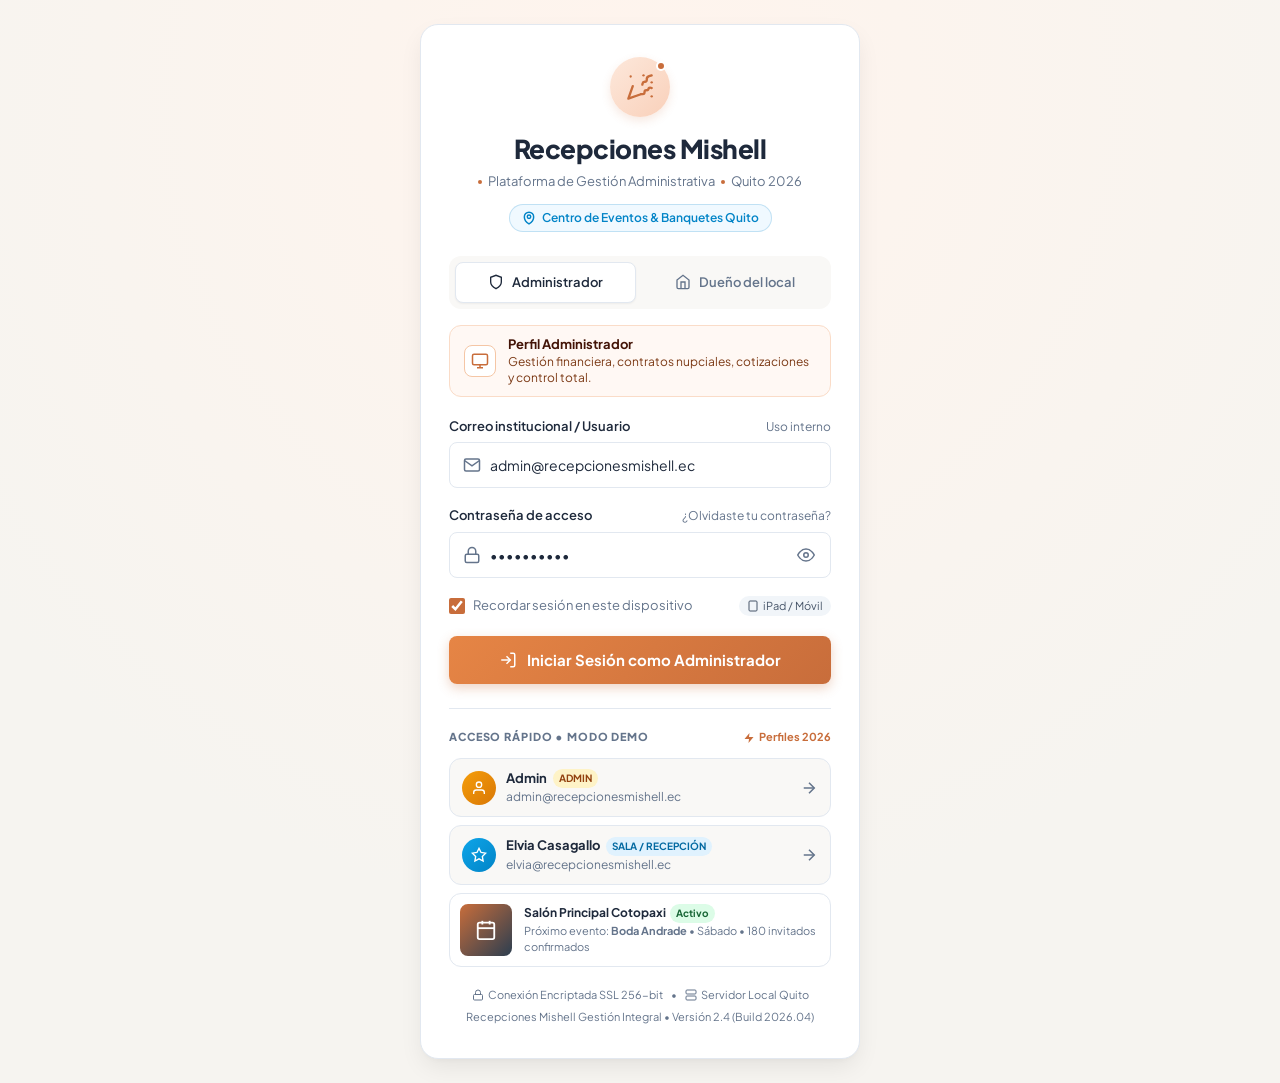
<file: index.html>
<!DOCTYPE html>
<html lang="es">
<head>
  <meta charset="UTF-8">
  <meta name="viewport" content="width=device-width, initial-scale=1.0">
  <title>Panel Administrativo • Recepciones Mishell</title>
  <meta name="description" content="Plataforma de gestión administrativa, cotizaciones, reservas y análisis de datos para Recepciones Mishell en Quito.">
  
  <!-- Estilos Globales -->
  <link rel="stylesheet" href="assets/css/estilos.css?v=20261111_7">
  <link rel="icon" type="image/svg+xml" href="data:image/svg+xml,<svg xmlns='http://www.w3.org/2000/svg' viewBox='0 0 24 24' fill='%23C86D3B'><path d='M12 2l2.4 7.4h7.6l-6.2 4.5 2.4 7.4-6.2-4.5-6.2 4.5 2.4-7.4-6.2-4.5h7.6z'/></svg>">
</head>
<body>

  <div class="app-wrapper">
    <div class="app-shell">

      <!-- ====================================================================
           CABECERA SUPERIOR INSTITUCIONAL (Figuras 6, 7 y 8)
           ==================================================================== -->
      <header class="app-header">
        <div class="app-header-inner">
          
          <div class="header-brand-group">
            <div class="header-brand-icon" aria-hidden="true">
              <!-- Cuerno / Celebración SVG -->
              <svg width="20" height="20" viewBox="0 0 24 24" fill="none" stroke="currentColor" stroke-width="2.2" stroke-linecap="round" stroke-linejoin="round">
                <path d="M5.8 11.3 2 22l10.7-3.79"/>
                <path d="M4 3h.01"/>
                <path d="M22 8h.01"/>
                <path d="M15 2h.01"/>
                <path d="m22 2-2.24.75a2.9 2.9 0 0 0-1.96 3.12v0c.1.86-.57 1.63-1.45 1.63h-.38c-.86 0-1.6.6-1.76 1.44L14 10"/>
              </svg>
            </div>
            <div class="header-brand-text">
              <span class="header-brand-title">Recepciones Mishell</span>
              <span class="header-brand-subtitle" id="current-module-title">CALENDARIO</span>
            </div>
          </div>

          <div class="header-actions">
            <!-- Botón de Notificaciones -->
            <button type="button" class="btn-icon-header" id="btn-notifications" aria-label="Ver notificaciones del sistema" title="Notificaciones">
              <svg width="18" height="18" viewBox="0 0 24 24" fill="none" stroke="currentColor" stroke-width="2">
                <path d="M18 8A6 6 0 0 0 6 8c0 7-3 9-3 9h18s-3-2-3-9"/>
                <path d="M13.73 21a2 2 0 0 1-3.46 0"/>
              </svg>
              <span class="badge-notification-dot"></span>
            </button>

            <!-- Botón Avatar de Perfil -->
            <button type="button" class="user-avatar-btn" id="user-avatar-btn" aria-label="Menú de usuario" title="Cuenta de Administrador">
              <span id="user-avatar-initials">AD</span>
            </button>

            <!-- Menú Desplegable de Usuario -->
            <div class="user-dropdown" id="user-dropdown" role="menu" aria-label="Opciones de cuenta">
              <div class="dropdown-user-header">
                <div class="user-avatar-btn" style="width:34px;height:34px;font-size:0.75rem;">
                  <span id="dropdown-avatar-initials">AD</span>
                </div>
                <div class="dropdown-user-info">
                  <span class="dropdown-user-name" id="dropdown-user-name">Admin</span>
                  <span class="dropdown-user-role" id="dropdown-user-role">Super Administrador</span>
                  <span class="dropdown-user-email" id="dropdown-user-email">admin@recepcionesmishell.ec</span>
                </div>
              </div>
              <button type="button" class="dropdown-btn-logout" id="btn-logout" role="menuitem">
                <svg width="16" height="16" viewBox="0 0 24 24" fill="none" stroke="currentColor" stroke-width="2">
                  <path d="M9 21H5a2 2 0 0 1-2-2V5a2 2 0 0 1 2-2h4"/>
                  <polyline points="16 17 21 12 16 7"/>
                  <line x1="21" y1="12" x2="9" y2="12"/>
                </svg>
                <span>Cerrar Sesión</span>
              </button>
            </div>

          </div>

        </div>
      </header>

      <!-- ====================================================================
           ÁREA PRINCIPAL MODULAR (CONTENEDOR DE VISTAS)
           ==================================================================== -->
      <main class="app-main" id="main-content">

        <!-- ==========================================
             VISTA 1: CALENDARIO DE RESERVAS (Figura 6)
             ========================================== -->
        <section id="view-calendario" class="module-view active" aria-labelledby="heading-calendario">
          
          <!-- Banner Sede Exclusiva (Figura 6) -->
          <div class="venue-banner-card">
            <div class="venue-banner-top">
              <div class="venue-icon-box" aria-hidden="true">
                <svg width="22" height="22" viewBox="0 0 24 24" fill="none" stroke="currentColor" stroke-width="2">
                  <rect x="4" y="2" width="16" height="20" rx="2" ry="2"/>
                  <line x1="9" y1="22" x2="9" y2="22.01"/>
                  <line x1="15" y1="22" x2="15.01" y2="22.01"/>
                  <line x1="9" y1="6" x2="9" y2="6.01"/>
                  <line x1="15" y1="6" x2="15.01" y2="6.01"/>
                  <line x1="9" y1="10" x2="9" y2="10.01"/>
                  <line x1="15" y1="10" x2="15.01" y2="10.01"/>
                  <line x1="9" y1="14" x2="9" y2="14.01"/>
                  <line x1="15" y1="14" x2="15.01" y2="14.01"/>
                </svg>
              </div>
              <div>
                <h2 class="venue-banner-title" id="heading-calendario">Salón Principal Exclusivo</h2>
                <span class="badge-venue-seat">Sede Única</span>
              </div>
            </div>
            <p class="venue-banner-desc">
              Recepciones Mishell • Capacidad máxima garantizada hasta 120 invitados con pista central, servicio de gala y bloqueo automático de fecha por reserva.
            </p>
          </div>

          <!-- Contenedor dinámico del Calendario (se programa en el módulo de reservas) -->
          <div id="calendario-component-container">
            <!-- El componente interactivo del calendario se inyectará aquí -->
          </div>

        </section>

        <!-- ==========================================
             VISTA 2: COTIZADOR INTELIGENTE (Figuras 8, 9, 10 y 11)
             ========================================== -->
        <section id="view-cotizador" class="module-view" aria-label="Cotizador Inteligente de Eventos">
          <div id="cotizador-component-container">
            <!-- El asistente paso a paso del cotizador se inyectará aquí -->
          </div>
        </section>

        <!-- ==========================================
             VISTA 3: GESTIÓN DE CLIENTES (Figura 7)
             ========================================== -->
        <section id="view-clientes" class="module-view" aria-label="Directorio y Gestión de Clientes">
          <div id="clientes-component-container">
            <!-- La lista, búsqueda y formulario de clientes se inyectará aquí -->
          </div>
        </section>

        <!-- ==========================================
             VISTA 4: REPORTES Y ANÁLISIS DE DATOS (Figura 7)
             ========================================== -->
        <section id="view-reportes" class="module-view" aria-label="Reportes Estadísticos y Métricas">
          <div id="reportes-component-container">
            <!-- Gráficos de facturación, efectividad y KPIs se inyectarán aquí -->
          </div>
        </section>

      </main>

      <!-- ====================================================================
           BARRA DE NAVEGACIÓN INFERIOR (TABBAR FIJA - Figuras 6 y 7)
           ==================================================================== -->
      <nav class="bottom-nav" id="bottom-nav" aria-label="Navegación principal de módulos">
        
        <!-- Tab 1: Calendario -->
        <button type="button" class="nav-item active" data-target="view-calendario" data-title="CALENDARIO">
          <svg viewBox="0 0 24 24" fill="none" stroke="currentColor">
            <rect x="3" y="4" width="18" height="18" rx="2" ry="2"/>
            <line x1="16" y1="2" x2="16" y2="6"/>
            <line x1="8" y1="2" x2="8" y2="6"/>
            <line x1="3" y1="10" x2="21" y2="10"/>
          </svg>
          <span>Calendario</span>
        </button>

        <!-- Tab 2: Cotizar -->
        <button type="button" class="nav-item" data-target="view-cotizador" data-title="COTIZADOR INTELIGENTE">
          <svg viewBox="0 0 24 24" fill="none" stroke="currentColor">
            <path d="M14 2H6a2 2 0 0 0-2 2v16a2 2 0 0 0 2 2h12a2 2 0 0 0 2-2V8z"/>
            <polyline points="14 2 14 8 20 8"/>
            <line x1="16" y1="13" x2="8" y2="13"/>
            <line x1="16" y1="17" x2="8" y2="17"/>
            <polyline points="10 9 9 9 8 9"/>
          </svg>
          <span>Cotizar</span>
        </button>

        <!-- Tab 3: Clientes -->
        <button type="button" class="nav-item" data-target="view-clientes" data-title="CLIENTES">
          <svg viewBox="0 0 24 24" fill="none" stroke="currentColor">
            <path d="M17 21v-2a4 4 0 0 0-4-4H5a4 4 0 0 0-4 4v2"/>
            <circle cx="9" cy="7" r="4"/>
            <path d="M23 21v-2a4 4 0 0 0-3-3.87"/>
            <path d="M16 3.13a4 4 0 0 1 0 7.75"/>
          </svg>
          <span>Clientes</span>
        </button>

        <!-- Tab 4: Reportes -->
        <button type="button" class="nav-item" data-target="view-reportes" data-title="CLIENTES Y REPORTES">
          <svg viewBox="0 0 24 24" fill="none" stroke="currentColor">
            <line x1="18" y1="20" x2="18" y2="10"/>
            <line x1="12" y1="20" x2="12" y2="4"/>
            <line x1="6" y1="20" x2="6" y2="14"/>
          </svg>
          <span>Reportes</span>
        </button>

      </nav>

    </div>
  </div>

  <!-- Scripts Globales y Módulos -->
  <script src="assets/js/main.js?v=20261111_7"></script>
  <script src="modules/reservas/reservas.js?v=20261111_7"></script>
  <script src="modules/clientes/clientes.js?v=20261111_7"></script>
  <script src="modules/cotizador/cotizador.js?v=20261111_7"></script>
  <script src="modules/reportes/reportes.js?v=20261111_7"></script>
</body>
</html>
</file>
<file: assets/css/estilos.css>
/* ==========================================================================
   RECEPCIONES MISHELL - QUITO 2026
   Sistema de Diseño Global & Hojas de Estilo Centrales
   Skills aplicados: frontend-design + ui-ux-pro-max + senior-architect
   ========================================================================== */

/* --- Importación de Tipografía Moderna & Legible --- */
@import url('https://fonts.googleapis.com/css2?family=Plus+Jakarta+Sans:wght@300;400;500;600;700;800&family=Playfair+Display:ital,wght@0,600;0,700;1,600&display=swap');

/* --- Tokens del Sistema de Diseño (Variables CSS) --- */
:root {
  /* Paleta Cálida Institucional de Recepciones y Banquetes .prueba*/
  --color-primary: #C86D3B;         /* Terracota cálido refinado */
  --color-primary-hover: #B45B2B;   /* Terracota oscuro para hover */
  --color-primary-light: #FDF3EC;   /* Fondo suave primario */
  --color-primary-glow: rgba(200, 109, 59, 0.25);

  --color-secondary: #2C3E50;       /* Azul pizarra profundo / sobrio */
  --color-secondary-light: #EBF1F5;

  --color-accent-gold: #D4AF37;     /* Acento dorado gala */
  --color-accent-amber: #D97706;

  /* Neutros & Fondos */
  --bg-app: #F6F4F0;                /* Crema suave refinado de fondo */
  --bg-card: #FFFFFF;               /* Blanco nítido para tarjetas */
  --bg-subtle: #F9F8F6;             /* Gris crema de contraste leve */
  --bg-input: #FFFFFF;

  /* Tipografía y Textos (Contraste accesible WCAG 4.5:1+) */
  --text-main: #1E293B;             /* Slate 800 - Alta legibilidad */
  --text-muted: #64748B;            /* Slate 500 - Textos secundarios */
  --text-subtle: #94A3B8;           /* Slate 400 - Deshabilitados / bordes */
  --text-inverse: #FFFFFF;

  /* Estados Funcionales */
  --color-success: #10B981;
  --color-success-bg: #ECFDF5;
  --color-warning: #F59E0B;
  --color-warning-bg: #FFFBEB;
  --color-danger: #EF4444;
  --color-danger-bg: #FEF2F2;
  --color-info: #0284C7;
  --color-info-bg: #F0F9FF;

  /* Bordes & Sombras Suaves */
  --border-color: #E2E8F0;
  --border-focus: #C86D3B;
  --radius-sm: 8px;
  --radius-md: 12px;
  --radius-lg: 18px;
  --radius-full: 9999px;

  --shadow-sm: 0 1px 2px 0 rgba(0, 0, 0, 0.05);
  --shadow-md: 0 4px 6px -1px rgba(0, 0, 0, 0.07), 0 2px 4px -2px rgba(0, 0, 0, 0.05);
  --shadow-lg: 0 10px 25px -3px rgba(0, 0, 0, 0.08), 0 4px 6px -4px rgba(0, 0, 0, 0.04);
  --shadow-focus: 0 0 0 3px var(--color-primary-glow);

  /* Tipografía */
  --font-sans: 'Plus Jakarta Sans', -apple-system, BlinkMacSystemFont, "Segoe UI", Roboto, sans-serif;
  --font-serif: 'Playfair Display', Georgia, serif;

  /* Transiciones */
  --transition-fast: 150ms cubic-bezier(0.4, 0, 0.2, 1);
  --transition-normal: 250ms cubic-bezier(0.4, 0, 0.2, 1);
}

/* --- Reseteo & Base --- */
*, *::before, *::after {
  box-sizing: border-box;
  margin: 0;
  padding: 0;
}

html, body {
  min-height: 100%;
  font-family: var(--font-sans);
  background-color: var(--bg-app);
  color: var(--text-main);
  line-height: 1.5;
  -webkit-font-smoothing: antialiased;
  -moz-osx-font-smoothing: grayscale;
}

button, input, select, textarea {
  font: inherit;
}

/* Enlaces limpios */
a {
  color: var(--color-primary);
  text-decoration: none;
  transition: color var(--transition-fast);
}

a:hover {
  color: var(--color-primary-hover);
  text-decoration: underline;
}

/* Accesibilidad: Foco Visible */
:focus-visible {
  outline: 2px solid var(--border-focus);
  outline-offset: 2px;
}

/* ==========================================================================
   LAYOUT Y PANTALLA DE LOGIN (Figura 5)
   ========================================================================== */

.login-viewport {
  min-height: 100vh;
  display: flex;
  align-items: center;
  justify-content: center;
  padding: 1.5rem 1rem;
  background: radial-gradient(circle at 50% 10%, #FFF4ED 0%, var(--bg-app) 70%);
}

.login-container {
  width: 100%;
  max-width: 440px;
  background-color: var(--bg-card);
  border-radius: var(--radius-lg);
  border: 1px solid var(--border-color);
  box-shadow: var(--shadow-lg);
  overflow: hidden;
  padding: 2rem 1.75rem;
  position: relative;
}

/* Cabecera del Salón */
.brand-header {
  text-align: center;
  margin-bottom: 1.5rem;
}

.brand-icon-wrapper {
  width: 60px;
  height: 60px;
  margin: 0 auto 0.75rem auto;
  background: linear-gradient(135deg, #FDE8DB 0%, #F9D0BA 100%);
  border-radius: var(--radius-full);
  display: flex;
  align-items: center;
  justify-content: center;
  color: var(--color-primary);
  box-shadow: 0 4px 10px rgba(200, 109, 59, 0.15);
  position: relative;
}

.brand-icon-wrapper .sparkle-dot {
  position: absolute;
  top: 4px;
  right: 4px;
  width: 10px;
  height: 10px;
  background-color: var(--color-primary);
  border-radius: var(--radius-full);
  border: 2px solid #FFFFFF;
}

.brand-title {
  font-family: var(--font-sans);
  font-size: 1.625rem;
  font-weight: 800;
  color: var(--text-main);
  letter-spacing: -0.02em;
  margin-bottom: 0.25rem;
}

.brand-subtitle {
  font-size: 0.8125rem;
  color: var(--text-muted);
  display: flex;
  align-items: center;
  justify-content: center;
  gap: 0.375rem;
  margin-bottom: 0.75rem;
}

.brand-subtitle .dot {
  width: 4px;
  height: 4px;
  background-color: var(--color-primary);
  border-radius: var(--radius-full);
}

.badge-location {
  display: inline-flex;
  align-items: center;
  gap: 0.375rem;
  background-color: var(--color-info-bg);
  color: var(--color-info);
  border: 1px solid rgba(2, 132, 199, 0.2);
  padding: 0.25rem 0.75rem;
  border-radius: var(--radius-full);
  font-size: 0.75rem;
  font-weight: 600;
}

/* Tabs / Selector de Perfil (Figura 5) */
.role-tabs {
  display: grid;
  grid-template-columns: 1fr 1fr;
  gap: 0.5rem;
  background-color: var(--bg-subtle);
  padding: 0.375rem;
  border-radius: var(--radius-md);
  margin-bottom: 1rem;
}

.role-tab-btn {
  display: inline-flex;
  align-items: center;
  justify-content: center;
  gap: 0.5rem;
  padding: 0.625rem 0.75rem;
  border: 1px solid transparent;
  border-radius: var(--radius-sm);
  background: transparent;
  font-size: 0.8125rem;
  font-weight: 600;
  color: var(--text-muted);
  cursor: pointer;
  transition: all var(--transition-fast);
}

.role-tab-btn.active {
  background-color: var(--bg-card);
  color: var(--text-main);
  border-color: var(--border-color);
  box-shadow: var(--shadow-sm);
}

.role-tab-btn svg {
  width: 16px;
  height: 16px;
  flex-shrink: 0;
}

.role-info-card {
  display: flex;
  align-items: center;
  gap: 0.75rem;
  background-color: #FFF8F4;
  border: 1px solid #FADCC8;
  border-radius: var(--radius-md);
  padding: 0.625rem 0.875rem;
  margin-bottom: 1.25rem;
}

.role-info-icon {
  width: 32px;
  height: 32px;
  border-radius: var(--radius-sm);
  background-color: #FFFFFF;
  border: 1px solid #F5C6A5;
  display: flex;
  align-items: center;
  justify-content: center;
  color: var(--color-primary);
  flex-shrink: 0;
}

.role-info-text {
  font-size: 0.75rem;
  line-height: 1.35;
  color: #7C3A16;
}

.role-info-text strong {
  display: block;
  font-weight: 700;
  font-size: 0.8125rem;
  color: #431407;
}

/* Formulario */
.form-group {
  margin-bottom: 1.125rem;
}

.form-label-row {
  display: flex;
  justify-content: space-between;
  align-items: center;
  margin-bottom: 0.375rem;
}

.form-label {
  font-size: 0.8125rem;
  font-weight: 600;
  color: var(--text-main);
}

.form-helper {
  font-size: 0.75rem;
  color: var(--text-muted);
}

.input-with-icon {
  position: relative;
  display: flex;
  align-items: center;
}

.input-icon-left {
  position: absolute;
  left: 0.875rem;
  color: var(--text-muted);
  pointer-events: none;
  display: flex;
  align-items: center;
}

.input-icon-right {
  position: absolute;
  right: 0.75rem;
  background: transparent;
  border: none;
  color: var(--text-muted);
  cursor: pointer;
  padding: 0.25rem;
  display: flex;
  align-items: center;
  border-radius: 4px;
}

.input-icon-right:hover {
  color: var(--text-main);
}

.form-control {
  width: 100%;
  height: 46px;
  padding: 0 2.5rem 0 2.5rem;
  border: 1px solid var(--border-color);
  border-radius: var(--radius-sm);
  background-color: var(--bg-input);
  font-size: 0.875rem;
  color: var(--text-main);
  transition: border-color var(--transition-fast), box-shadow var(--transition-fast);
}

.form-control:focus {
  outline: none;
  border-color: var(--border-focus);
  box-shadow: var(--shadow-focus);
}

.form-extra-row {
  display: flex;
  align-items: center;
  justify-content: space-between;
  margin-bottom: 1.25rem;
  font-size: 0.8125rem;
}

.checkbox-label {
  display: flex;
  align-items: center;
  gap: 0.5rem;
  cursor: pointer;
  user-select: none;
  color: var(--text-muted);
}

.checkbox-label input[type="checkbox"] {
  accent-color: var(--color-primary);
  width: 16px;
  height: 16px;
  cursor: pointer;
}

.badge-device {
  font-size: 0.6875rem;
  background-color: #F1F5F9;
  color: #475569;
  padding: 0.125rem 0.5rem;
  border-radius: var(--radius-full);
  display: inline-flex;
  align-items: center;
  gap: 0.25rem;
}

/* Botón Principal */
.btn-primary-block {
  width: 100%;
  height: 48px;
  background: linear-gradient(135deg, #E68545 0%, #C86D3B 100%);
  color: #FFFFFF;
  border: none;
  border-radius: var(--radius-sm);
  font-size: 0.9375rem;
  font-weight: 700;
  display: flex;
  align-items: center;
  justify-content: center;
  gap: 0.625rem;
  cursor: pointer;
  box-shadow: 0 4px 12px rgba(200, 109, 59, 0.3);
  transition: transform var(--transition-fast), background var(--transition-fast), box-shadow var(--transition-fast);
}

.btn-primary-block:hover {
  background: linear-gradient(135deg, #D47434 0%, #B45B2B 100%);
  box-shadow: 0 6px 16px rgba(200, 109, 59, 0.4);
}

.btn-primary-block:active {
  transform: scale(0.98);
}

.btn-primary-block:disabled {
  opacity: 0.65;
  cursor: not-allowed;
  transform: none;
}

/* Mensaje de Alerta */
.alert-feedback {
  display: none;
  align-items: center;
  gap: 0.5rem;
  padding: 0.75rem 1rem;
  border-radius: var(--radius-sm);
  font-size: 0.8125rem;
  margin-bottom: 1rem;
  animation: fadeIn 0.2s ease-in;
}

.alert-feedback.alert-error {
  display: flex;
  background-color: var(--color-danger-bg);
  border: 1px solid #FECACA;
  color: #991B1B;
}

.alert-feedback.alert-success {
  display: flex;
  background-color: var(--color-success-bg);
  border: 1px solid #A7F3D0;
  color: #065F46;
}

/* Sección Modo Demo / Acceso Rápido (Figura 5) */
.demo-section {
  margin-top: 1.5rem;
  padding-top: 1.25rem;
  border-top: 1px solid var(--border-color);
}

.demo-header-row {
  display: flex;
  justify-content: space-between;
  align-items: center;
  margin-bottom: 0.75rem;
}

.demo-title {
  font-size: 0.6875rem;
  font-weight: 800;
  text-transform: uppercase;
  letter-spacing: 0.08em;
  color: var(--text-muted);
}

.demo-badge-year {
  font-size: 0.6875rem;
  font-weight: 700;
  color: var(--color-primary);
  display: flex;
  align-items: center;
  gap: 0.25rem;
}

.demo-user-card {
  display: flex;
  align-items: center;
  justify-content: space-between;
  padding: 0.625rem 0.75rem;
  background-color: var(--bg-subtle);
  border: 1px solid var(--border-color);
  border-radius: var(--radius-md);
  margin-bottom: 0.5rem;
  cursor: pointer;
  transition: all var(--transition-fast);
}

.demo-user-card:hover {
  background-color: #FFFFFF;
  border-color: var(--color-primary);
  transform: translateY(-1px);
  box-shadow: var(--shadow-sm);
}

.demo-user-left {
  display: flex;
  align-items: center;
  gap: 0.625rem;
}

.demo-avatar {
  width: 34px;
  height: 34px;
  border-radius: var(--radius-full);
  display: flex;
  align-items: center;
  justify-content: center;
  color: #FFFFFF;
  font-size: 0.75rem;
  font-weight: 700;
}

.demo-avatar.admin-avatar {
  background: linear-gradient(135deg, #F59E0B 0%, #D97706 100%);
}

.demo-avatar.sala-avatar {
  background: linear-gradient(135deg, #0EA5E9 0%, #0284C7 100%);
}

.demo-user-name {
  font-size: 0.8125rem;
  font-weight: 700;
  color: var(--text-main);
  display: flex;
  align-items: center;
  gap: 0.375rem;
}

.demo-user-email {
  font-size: 0.75rem;
  color: var(--text-muted);
}

.pill-role {
  font-size: 0.625rem;
  font-weight: 700;
  padding: 0.125rem 0.375rem;
  border-radius: var(--radius-full);
  text-transform: uppercase;
}

.pill-role.admin {
  background-color: #FEF3C7;
  color: #92400E;
}

.pill-role.sala {
  background-color: #E0F2FE;
  color: #0369A1;
}

.demo-arrow-btn {
  color: var(--text-muted);
  display: flex;
  align-items: center;
}

.demo-user-card:hover .demo-arrow-btn {
  color: var(--color-primary);
}

/* Tarjeta informativa del Salón (Figura 5) */
.event-preview-card {
  display: flex;
  align-items: center;
  gap: 0.75rem;
  background-color: #FFFFFF;
  border: 1px solid var(--border-color);
  border-radius: var(--radius-md);
  padding: 0.625rem;
  margin-top: 0.5rem;
}

.event-preview-thumb {
  width: 52px;
  height: 52px;
  border-radius: var(--radius-sm);
  background: linear-gradient(135deg, #C86D3B, #2C3E50);
  display: flex;
  align-items: center;
  justify-content: center;
  color: #FFFFFF;
  flex-shrink: 0;
}

.event-preview-content {
  flex: 1;
}

.event-preview-title {
  font-size: 0.75rem;
  font-weight: 700;
  color: var(--text-main);
  display: flex;
  align-items: center;
  gap: 0.25rem;
}

.event-preview-desc {
  font-size: 0.6875rem;
  color: var(--text-muted);
}

.pill-status-active {
  background-color: #DCFCE7;
  color: #166534;
  font-size: 0.625rem;
  font-weight: 700;
  padding: 0.125rem 0.375rem;
  border-radius: var(--radius-full);
}

/* Pie de Seguridad y Licencia */
.login-footer-security {
  margin-top: 1.25rem;
  text-align: center;
  font-size: 0.6875rem;
  color: var(--text-muted);
}

.security-badge-row {
  display: flex;
  align-items: center;
  justify-content: center;
  gap: 0.5rem;
  margin-bottom: 0.375rem;
}

.security-badge-row span {
  display: inline-flex;
  align-items: center;
  gap: 0.25rem;
}

/* Animaciones */
@keyframes fadeIn {
  from { opacity: 0; transform: translateY(-4px); }
  to { opacity: 1; transform: translateY(0); }
}

/* Spinner */
.spinner {
  width: 18px;
  height: 18px;
  border: 2px solid rgba(255, 255, 255, 0.4);
  border-top-color: #FFFFFF;
  border-radius: 50%;
  animation: spin 0.6s linear infinite;
}

@keyframes spin {
  to { transform: rotate(360deg); }
}


/* ==========================================================================
   APP SHELL, CABECERA Y NAVEGACIÓN GLOBAL (Figuras 6, 7 y 8)
   Skills: frontend-design + ui-ux-pro-max
   ========================================================================== */

.app-wrapper {
  min-height: 100vh;
  display: flex;
  justify-content: center;
  background-color: #EFECE6; /* Fondo exterior sutil para resaltar la app */
  padding: 0;
}

@media (min-width: 640px) {
  .app-wrapper {
    padding: 1.25rem 1rem;
  }
}

.app-shell {
  width: 100%;
  max-width: 100%;
  min-height: 100vh;
  background-color: var(--bg-app);
  display: flex;
  flex-direction: column;
  position: relative;
  box-shadow: 0 0 40px rgba(0, 0, 0, 0.08);
}

@media (min-width: 640px) {
  .app-shell {
    max-width: 960px;
    min-height: calc(100vh - 2.5rem);
    border-radius: var(--radius-lg);
    overflow: hidden;
    border: 1px solid var(--border-color);
  }
}

@media (min-width: 1100px) {
  .app-shell {
    max-width: 1040px;
  }
}

/* Cabecera Superior Fija */
.app-header {
  position: sticky;
  top: 0;
  z-index: 40;
  background-color: rgba(255, 255, 255, 0.95);
  backdrop-filter: blur(12px);
  -webkit-backdrop-filter: blur(12px);
  border-bottom: 1px solid var(--border-color);
  padding: 0.75rem 1.25rem;
}

.app-header-inner {
  display: flex;
  align-items: center;
  justify-content: space-between;
}

.header-brand-group {
  display: flex;
  align-items: center;
  gap: 0.625rem;
}

.header-brand-icon {
  width: 36px;
  height: 36px;
  border-radius: var(--radius-sm);
  background: linear-gradient(135deg, #FDE8DB 0%, #F9D0BA 100%);
  color: var(--color-primary);
  display: flex;
  align-items: center;
  justify-content: center;
  flex-shrink: 0;
}

.header-brand-text {
  display: flex;
  flex-direction: column;
}

.header-brand-title {
  font-size: 0.9375rem;
  font-weight: 800;
  color: var(--text-main);
  line-height: 1.2;
}

.header-brand-subtitle {
  font-size: 0.6875rem;
  font-weight: 700;
  color: var(--color-primary);
  letter-spacing: 0.06em;
  text-transform: uppercase;
}

.header-actions {
  display: flex;
  align-items: center;
  gap: 0.5rem;
  position: relative;
}

.btn-icon-header {
  width: 38px;
  height: 38px;
  border-radius: var(--radius-full);
  border: 1px solid var(--border-color);
  background-color: #FFFFFF;
  color: var(--text-muted);
  display: flex;
  align-items: center;
  justify-content: center;
  cursor: pointer;
  position: relative;
  transition: all var(--transition-fast);
}

.btn-icon-header:hover {
  background-color: var(--bg-subtle);
  color: var(--text-main);
  border-color: #CBD5E1;
}

.badge-notification-dot {
  position: absolute;
  top: 7px;
  right: 7px;
  width: 8px;
  height: 8px;
  background-color: var(--color-primary);
  border-radius: 50%;
  border: 1.5px solid #FFFFFF;
}

.user-avatar-btn {
  width: 38px;
  height: 38px;
  border-radius: var(--radius-full);
  border: 2px solid #F5C6A5;
  background: linear-gradient(135deg, #F59E0B, #C86D3B);
  color: #FFFFFF;
  font-size: 0.8125rem;
  font-weight: 800;
  display: flex;
  align-items: center;
  justify-content: center;
  cursor: pointer;
  box-shadow: 0 2px 6px rgba(200, 109, 59, 0.2);
  transition: transform var(--transition-fast);
}

.user-avatar-btn:hover {
  transform: scale(1.05);
}

/* Dropdown de Usuario */
.user-dropdown {
  position: absolute;
  top: 48px;
  right: 0;
  width: 250px;
  background-color: #FFFFFF;
  border: 1px solid var(--border-color);
  border-radius: var(--radius-md);
  box-shadow: var(--shadow-lg);
  padding: 0.875rem;
  display: none;
  flex-direction: column;
  z-index: 50;
  animation: fadeIn 0.15s ease-out;
}

.user-dropdown.show {
  display: flex;
}

.dropdown-user-header {
  display: flex;
  align-items: center;
  gap: 0.625rem;
  padding-bottom: 0.75rem;
  border-bottom: 1px solid var(--border-color);
  margin-bottom: 0.625rem;
}

.dropdown-user-info {
  display: flex;
  flex-direction: column;
  overflow: hidden;
}

.dropdown-user-name {
  font-size: 0.875rem;
  font-weight: 700;
  color: var(--text-main);
  white-space: nowrap;
  overflow: hidden;
  text-overflow: ellipsis;
}

.dropdown-user-role {
  font-size: 0.6875rem;
  font-weight: 700;
  color: var(--color-primary);
  text-transform: uppercase;
}

.dropdown-user-email {
  font-size: 0.6875rem;
  color: var(--text-muted);
  white-space: nowrap;
  overflow: hidden;
  text-overflow: ellipsis;
}

.dropdown-btn-logout {
  width: 100%;
  display: flex;
  align-items: center;
  justify-content: center;
  gap: 0.5rem;
  padding: 0.625rem;
  background-color: #FEF2F2;
  color: #DC2626;
  border: 1px solid #FECACA;
  border-radius: var(--radius-sm);
  font-size: 0.8125rem;
  font-weight: 700;
  cursor: pointer;
  transition: background var(--transition-fast);
}

.dropdown-btn-logout:hover {
  background-color: #FEE2E2;
}

/* Área Principal de Contenido */
.app-main {
  flex: 1;
  padding: 1rem 1.125rem 6.5rem 1.125rem; /* Margen inferior para que no tape la barra */
  overflow-y: auto;
}

/* Barra de Navegación Inferior (TabBar Fija - Figuras 6 y 7) */
.bottom-nav {
  position: absolute;
  bottom: 0;
  left: 0;
  right: 0;
  background-color: rgba(255, 255, 255, 0.98);
  backdrop-filter: blur(12px);
  border-top: 1px solid var(--border-color);
  display: grid;
  grid-template-columns: repeat(4, 1fr);
  padding: 0.5rem 0.25rem 0.75rem 0.25rem;
  z-index: 30;
  box-shadow: 0 -4px 12px rgba(0, 0, 0, 0.03);
}

.nav-item {
  display: flex;
  flex-direction: column;
  align-items: center;
  justify-content: center;
  gap: 0.25rem;
  background: transparent;
  border: none;
  color: var(--text-muted);
  padding: 0.375rem 0.25rem;
  border-radius: var(--radius-sm);
  cursor: pointer;
  transition: all var(--transition-fast);
  text-decoration: none;
}

.nav-item svg {
  width: 22px;
  height: 22px;
  stroke-width: 2;
  transition: transform var(--transition-fast);
}

.nav-item span {
  font-size: 0.6875rem;
  font-weight: 600;
  line-height: 1;
}

.nav-item:hover {
  color: var(--color-primary);
}

.nav-item.active {
  color: var(--color-primary);
}

.nav-item.active svg {
  transform: translateY(-2px);
  stroke-width: 2.3;
}

.nav-item.active span {
  font-weight: 800;
}

/* Tarjeta Destacada del Salón (Figura 6) */
.venue-banner-card {
  background: linear-gradient(135deg, #FFFFFF 0%, #F5F9FD 100%);
  border: 1px solid #DCE6F1;
  border-radius: var(--radius-md);
  padding: 1rem;
  margin-bottom: 1.25rem;
  box-shadow: var(--shadow-sm);
}

.venue-banner-top {
  display: flex;
  align-items: flex-start;
  gap: 0.75rem;
  margin-bottom: 0.5rem;
}

.venue-icon-box {
  width: 38px;
  height: 38px;
  background-color: #EBF4FC;
  color: #0284C7;
  border-radius: var(--radius-sm);
  display: flex;
  align-items: center;
  justify-content: center;
  flex-shrink: 0;
}

.venue-banner-title {
  font-size: 1rem;
  font-weight: 800;
  color: var(--text-main);
  line-height: 1.25;
}

.badge-venue-seat {
  display: inline-block;
  background-color: #E0F2FE;
  color: #0369A1;
  font-size: 0.625rem;
  font-weight: 800;
  padding: 0.125rem 0.5rem;
  border-radius: var(--radius-full);
  margin-top: 0.25rem;
  text-transform: uppercase;
}

.venue-banner-desc {
  font-size: 0.75rem;
  color: var(--text-muted);
  line-height: 1.4;
}

/* Contenedores de Vistas de Módulos */
.module-view {
  display: none;
  animation: fadeIn 0.25s ease-out;
}

.module-view.active {
  display: block;
}


/* ==========================================================================
   ESTILOS DEL MÓDULO DE CLIENTES (RF02 - Figuras 7 y 8)
   Skills: frontend-design + ui-ux-pro-max
   ========================================================================== */

.module-header-row {
  display: flex;
  align-items: center;
  justify-content: space-between;
  margin-bottom: 1rem;
  gap: 0.75rem;
}

.module-title {
  font-size: 1.125rem;
  font-weight: 800;
  color: var(--text-main);
  line-height: 1.2;
}

.module-subtitle {
  font-size: 0.75rem;
  color: var(--text-muted);
}

.btn-primary-sm {
  display: inline-flex;
  align-items: center;
  gap: 0.375rem;
  padding: 0.5rem 0.875rem;
  background: linear-gradient(135deg, #E68545 0%, #C86D3B 100%);
  color: #FFFFFF;
  border: none;
  border-radius: var(--radius-sm);
  font-size: 0.8125rem;
  font-weight: 700;
  cursor: pointer;
  box-shadow: 0 2px 6px rgba(200, 109, 59, 0.25);
  transition: all var(--transition-fast);
  white-space: nowrap;
}

.btn-primary-sm:hover {
  background: linear-gradient(135deg, #D47434 0%, #B45B2B 100%);
  transform: translateY(-1px);
}

/* Buscador Reactivo */
.search-box-wrapper {
  position: relative;
  display: flex;
  align-items: center;
  margin-bottom: 0.75rem;
}

.search-icon {
  position: absolute;
  left: 0.875rem;
  color: var(--text-muted);
  pointer-events: none;
  display: flex;
  align-items: center;
}

.search-input {
  width: 100%;
  height: 44px;
  padding: 0 2.25rem 0 2.5rem;
  background-color: #FFFFFF;
  border: 1px solid var(--border-color);
  border-radius: var(--radius-md);
  font-size: 0.84rem;
  color: var(--text-main);
  box-shadow: var(--shadow-sm);
  transition: all var(--transition-fast);
}

.search-input:focus {
  outline: none;
  border-color: var(--border-focus);
  box-shadow: var(--shadow-focus);
}

.search-clear-btn {
  position: absolute;
  right: 0.75rem;
  background: #E2E8F0;
  border: none;
  color: #475569;
  width: 20px;
  height: 20px;
  border-radius: 50%;
  font-size: 0.6875rem;
  cursor: pointer;
  display: flex;
  align-items: center;
  justify-content: center;
}

.clients-stats-bar {
  display: flex;
  align-items: center;
  justify-content: space-between;
  margin-bottom: 0.875rem;
  padding: 0 0.25rem;
  font-size: 0.75rem;
}

.clients-counter-badge {
  color: var(--text-muted);
}

.clients-counter-badge strong {
  color: var(--color-primary);
  font-weight: 800;
}

.clients-filter-hint {
  color: var(--text-subtle);
  font-weight: 500;
}

/* Tarjetas de Clientes (Figura 7 y 8) */
.clients-cards-list {
  display: flex;
  flex-direction: column;
  gap: 0.75rem;
}

.client-card {
  background-color: #FFFFFF;
  border: 1px solid var(--border-color);
  border-radius: var(--radius-md);
  padding: 1rem;
  box-shadow: var(--shadow-sm);
  transition: border-color var(--transition-fast), box-shadow var(--transition-fast);
}

.client-card:hover {
  border-color: #CBD5E1;
  box-shadow: var(--shadow-md);
}

.client-card-top {
  display: flex;
  align-items: center;
  gap: 0.75rem;
  margin-bottom: 0.625rem;
}

.client-avatar {
  width: 44px;
  height: 44px;
  border-radius: var(--radius-full);
  background: linear-gradient(135deg, #F3E8FF 0%, #E9D5FF 100%);
  color: #7E22CE;
  font-weight: 800;
  font-size: 0.875rem;
  display: flex;
  align-items: center;
  justify-content: center;
  flex-shrink: 0;
  border: 1px solid #D8B4FE;
}

.client-main-info {
  flex: 1;
  min-width: 0;
}

.client-name-row {
  display: flex;
  align-items: center;
  gap: 0.5rem;
  flex-wrap: wrap;
}

.client-fullname {
  font-size: 0.9375rem;
  font-weight: 800;
  color: var(--text-main);
  line-height: 1.2;
}

.badge-verified {
  display: inline-flex;
  align-items: center;
  gap: 0.25rem;
  background-color: #ECFDF5;
  color: #059669;
  border: 1px solid #A7F3D0;
  font-size: 0.625rem;
  font-weight: 700;
  padding: 0.125rem 0.375rem;
  border-radius: var(--radius-full);
}

.client-ci-row {
  font-size: 0.75rem;
  color: var(--text-muted);
  margin-top: 0.125rem;
}

.client-ci-row strong {
  color: var(--text-main);
  font-family: monospace;
}

.client-contact-details {
  background-color: var(--bg-subtle);
  border-radius: var(--radius-sm);
  padding: 0.625rem 0.75rem;
  display: flex;
  flex-direction: column;
  gap: 0.375rem;
  font-size: 0.75rem;
  color: var(--text-muted);
  margin-bottom: 0.625rem;
}

.client-contact-item {
  display: flex;
  align-items: center;
  gap: 0.5rem;
  overflow: hidden;
  text-overflow: ellipsis;
  white-space: nowrap;
}

.client-contact-item svg {
  color: var(--color-primary);
  flex-shrink: 0;
}

.client-contact-item a {
  color: var(--text-main);
  font-weight: 600;
}

.client-frequent-badge {
  display: inline-flex;
  align-items: center;
  gap: 0.375rem;
  background-color: #FFFBEB;
  color: #B45309;
  border: 1px solid #FDE68A;
  padding: 0.25rem 0.625rem;
  border-radius: var(--radius-sm);
  font-size: 0.6875rem;
  font-weight: 700;
  margin-bottom: 0.75rem;
}

.client-card-actions {
  display: flex;
  align-items: center;
  gap: 0.5rem;
  padding-top: 0.625rem;
  border-top: 1px solid var(--border-color);
}

.btn-action-quote {
  flex: 1;
  display: inline-flex;
  align-items: center;
  justify-content: center;
  gap: 0.375rem;
  padding: 0.4375rem 0.75rem;
  background-color: #FFF4ED;
  color: var(--color-primary);
  border: 1px solid #FADCC8;
  border-radius: var(--radius-sm);
  font-size: 0.75rem;
  font-weight: 700;
  cursor: pointer;
  transition: all var(--transition-fast);
}

.btn-action-quote:hover {
  background-color: var(--color-primary);
  color: #FFFFFF;
  border-color: var(--color-primary);
}

.btn-action-edit {
  display: inline-flex;
  align-items: center;
  gap: 0.25rem;
  padding: 0.4375rem 0.625rem;
  background-color: #F8FAFC;
  color: var(--text-main);
  border: 1px solid var(--border-color);
  border-radius: var(--radius-sm);
  font-size: 0.75rem;
  font-weight: 600;
  cursor: pointer;
  transition: all var(--transition-fast);
}

.btn-action-edit:hover {
  background-color: #F1F5F9;
}

.btn-action-delete {
  padding: 0.4375rem 0.5rem;
  background-color: #FEF2F2;
  color: #DC2626;
  border: 1px solid #FECACA;
  border-radius: var(--radius-sm);
  cursor: pointer;
  display: flex;
  align-items: center;
  justify-content: center;
  transition: background var(--transition-fast);
}

.btn-action-delete:hover {
  background-color: #FEE2E2;
}

/* Modales */
.modal-backdrop {
  position: fixed;
  top: 0;
  left: 0;
  right: 0;
  bottom: 0;
  background-color: rgba(15, 23, 42, 0.6);
  backdrop-filter: blur(4px);
  display: none;
  align-items: center;
  justify-content: center;
  z-index: 100;
  padding: 1rem;
}

.modal-backdrop.show {
  display: flex;
  animation: fadeIn 0.2s ease-out;
}

.modal-card {
  width: 100%;
  max-width: 440px;
  background-color: #FFFFFF;
  border-radius: var(--radius-lg);
  box-shadow: 0 20px 25px -5px rgba(0, 0, 0, 0.1), 0 8px 10px -6px rgba(0, 0, 0, 0.1);
  overflow: hidden;
  max-height: 90vh;
  display: flex;
  flex-direction: column;
}

.modal-header {
  display: flex;
  align-items: center;
  justify-content: space-between;
  padding: 1rem 1.25rem;
  border-bottom: 1px solid var(--border-color);
}

.modal-title {
  font-size: 1rem;
  font-weight: 800;
  color: var(--text-main);
}

.modal-close-btn {
  background: transparent;
  border: none;
  font-size: 1.125rem;
  color: var(--text-muted);
  cursor: pointer;
  padding: 0.25rem;
}

.modal-body {
  padding: 1.25rem;
  overflow-y: auto;
}

.form-row-2 {
  display: grid;
  grid-template-columns: 1fr 1fr;
  gap: 0.75rem;
}

.form-helper-text {
  font-size: 0.6875rem;
  color: var(--text-muted);
  margin-top: 0.25rem;
  display: block;
}

.text-danger {
  color: #DC2626;
}

.modal-footer {
  display: flex;
  align-items: center;
  justify-content: flex-end;
  gap: 0.625rem;
  margin-top: 1.25rem;
  padding-top: 1rem;
  border-top: 1px solid var(--border-color);
}

.btn-secondary {
  padding: 0.625rem 1rem;
  background-color: #F1F5F9;
  color: #475569;
  border: 1px solid #CBD5E1;
  border-radius: var(--radius-sm);
  font-size: 0.8125rem;
  font-weight: 700;
  cursor: pointer;
}

.btn-primary {
  padding: 0.625rem 1.25rem;
  background: linear-gradient(135deg, #E68545 0%, #C86D3B 100%);
  color: #FFFFFF;
  border: none;
  border-radius: var(--radius-sm);
  font-size: 0.8125rem;
  font-weight: 700;
  cursor: pointer;
  box-shadow: 0 2px 6px rgba(200, 109, 59, 0.3);
}

.btn-primary:disabled {
  opacity: 0.6;
  cursor: not-allowed;
}

/* Spinner oscuro */
.spinner-dark {
  width: 24px;
  height: 24px;
  border: 3px solid #E2E8F0;
  border-top-color: var(--color-primary);
  border-radius: 50%;
  animation: spin 0.7s linear infinite;
  margin: 0 auto 0.5rem auto;
}

.clients-loading-skeleton, .empty-clients-state {
  text-align: center;
  padding: 2.5rem 1rem;
  color: var(--text-muted);
  font-size: 0.8125rem;
}

.empty-clients-state svg {
  color: #CBD5E1;
  margin-bottom: 0.5rem;
}


/* ==========================================================================
   MÓDULO DE SERVICIOS, CATÁLOGO Y COTIZADOR INTELIGENTE (RF03 & RF04)
   Figuras 8, 9, 10 y 11 - Recepciones Mishell Quito
   Skills aplicados: frontend-design + ui-ux-pro-max + senior-architect
   ========================================================================== */

/* Cabecera del Cotizador */
.cotizador-header-row {
  display: flex;
  align-items: flex-start;
  justify-content: space-between;
  flex-wrap: wrap;
  gap: 1rem;
  margin-bottom: 1.5rem;
}

.cotizador-badge-rf {
  display: inline-block;
  font-size: 0.6875rem;
  font-weight: 800;
  text-transform: uppercase;
  letter-spacing: 0.05em;
  color: var(--color-primary);
  background: var(--color-primary-light);
  padding: 0.25rem 0.625rem;
  border-radius: var(--radius-full);
  margin-bottom: 0.25rem;
  border: 1px solid rgba(200, 109, 59, 0.2);
}

.cotizador-title {
  font-size: 1.375rem;
  font-weight: 800;
  color: var(--text-main);
  line-height: 1.2;
}

.cotizador-subtitle {
  font-size: 0.8125rem;
  color: var(--text-muted);
  margin-top: 0.25rem;
}

.btn-catalog-peek {
  display: inline-flex;
  align-items: center;
  gap: 0.5rem;
  padding: 0.5rem 0.875rem;
  background-color: var(--bg-card);
  border: 1px solid var(--border-color);
  border-radius: var(--radius-md);
  font-size: 0.75rem;
  font-weight: 700;
  color: var(--color-secondary);
  cursor: pointer;
  box-shadow: var(--shadow-sm);
  transition: all var(--transition-fast);
}

.btn-catalog-peek:hover {
  background-color: var(--color-secondary-light);
  color: var(--color-secondary);
  border-color: #CBD5E1;
}

/* --- Stepper Visual de Navegación (Figuras 8, 9, 10 y 11) --- */
.cotizador-stepper-container {
  display: grid;
  grid-template-columns: repeat(4, 1fr);
  position: relative;
  gap: 0.5rem;
  background-color: var(--bg-card);
  border: 1px solid var(--border-color);
  border-radius: var(--radius-lg);
  padding: 0.75rem 0.5rem;
  margin-bottom: 1.5rem;
  box-shadow: var(--shadow-sm);
}

.step-node {
  background: transparent;
  border: none;
  cursor: pointer;
  display: flex;
  flex-direction: column;
  align-items: center;
  text-align: center;
  padding: 0.5rem 0.25rem;
  border-radius: var(--radius-md);
  position: relative;
  transition: all var(--transition-fast);
}

.step-node:hover {
  background-color: var(--bg-subtle);
}

.step-num {
  width: 28px;
  height: 28px;
  border-radius: 50%;
  background-color: #F1F5F9;
  color: var(--text-muted);
  display: flex;
  align-items: center;
  justify-content: center;
  font-size: 0.8125rem;
  font-weight: 800;
  margin-bottom: 0.375rem;
  border: 2px solid #CBD5E1;
  transition: all var(--transition-fast);
}

.step-label {
  font-size: 0.75rem;
  font-weight: 700;
  color: var(--text-muted);
  line-height: 1.2;
}

.step-sublabel {
  font-size: 0.625rem;
  color: var(--text-subtle);
  margin-top: 0.125rem;
}

.step-node.active .step-num {
  background-color: var(--color-primary);
  color: #FFFFFF;
  border-color: var(--color-primary);
  box-shadow: 0 0 0 3px var(--color-primary-glow);
}

.step-node.active .step-label {
  color: var(--color-primary);
  font-weight: 800;
}

.step-node.completed .step-num {
  background-color: var(--color-success);
  color: #FFFFFF;
  border-color: var(--color-success);
}

.step-node.completed .step-label {
  color: var(--text-main);
}

/* Paneles del Stepper */
.cotizador-step-viewport {
  margin-bottom: 1.5rem;
}

.step-pane {
  display: none;
  animation: fadeIn 0.25s ease-out;
}

.step-pane.active {
  display: block;
}

/* Tarjeta contenedora de cada paso */
.step-card {
  background-color: var(--bg-card);
  border: 1px solid var(--border-color);
  border-radius: var(--radius-lg);
  box-shadow: var(--shadow-sm);
  padding: 1.5rem;
  margin-bottom: 1.5rem;
}

.step-card-header {
  display: flex;
  align-items: center;
  gap: 0.875rem;
  margin-bottom: 1.25rem;
  padding-bottom: 1rem;
  border-bottom: 1px solid var(--border-color);
}

.step-icon-badge {
  width: 44px;
  height: 44px;
  border-radius: var(--radius-md);
  background: linear-gradient(135deg, #FDE8DB 0%, #F9D0BA 100%);
  color: var(--color-primary);
  display: flex;
  align-items: center;
  justify-content: center;
  flex-shrink: 0;
}

.step-card-title {
  font-size: 1.0625rem;
  font-weight: 800;
  color: var(--text-main);
  line-height: 1.2;
}

.step-card-desc {
  font-size: 0.78125rem;
  color: var(--text-muted);
  margin-top: 0.25rem;
}

.step-form-grid {
  display: grid;
  grid-template-columns: 1fr 1fr;
  gap: 1.25rem;
}

.step-form-grid .full-width {
  grid-column: 1 / -1;
}

/* Búsqueda de cliente en el cotizador */
.search-input-group {
  display: flex;
  gap: 0.5rem;
  position: relative;
}

.btn-inline-search {
  padding: 0 1.25rem;
  background-color: var(--color-secondary);
  color: #FFFFFF;
  border: none;
  border-radius: var(--radius-sm);
  font-size: 0.8125rem;
  font-weight: 700;
  cursor: pointer;
  transition: background-color var(--transition-fast);
}

.btn-inline-search:hover {
  background-color: #1E293B;
}

.cotiz-search-dropdown {
  position: absolute;
  top: 100%;
  left: 0;
  right: 0;
  background-color: #FFFFFF;
  border: 1px solid var(--border-color);
  border-radius: var(--radius-md);
  box-shadow: var(--shadow-lg);
  max-height: 250px;
  overflow-y: auto;
  z-index: 50;
  margin-top: 0.25rem;
}

.cotiz-search-item {
  padding: 0.75rem 1rem;
  border-bottom: 1px solid var(--border-color);
  cursor: pointer;
  transition: background-color var(--transition-fast);
}

.cotiz-search-item:last-child {
  border-bottom: none;
}

.cotiz-search-item:hover {
  background-color: var(--color-primary-light);
}

.search-item-top {
  display: flex;
  align-items: center;
  justify-content: space-between;
  margin-bottom: 0.25rem;
}

.search-item-top strong {
  font-size: 0.875rem;
  color: var(--text-main);
}

.search-item-top code {
  font-size: 0.75rem;
  background-color: #F1F5F9;
  padding: 0.125rem 0.375rem;
  border-radius: var(--radius-sm);
}

.search-item-sub {
  display: flex;
  gap: 1rem;
  font-size: 0.75rem;
  color: var(--text-muted);
}

.search-item-empty, .search-item-loading {
  padding: 1rem;
  text-align: center;
  font-size: 0.8125rem;
  color: var(--text-muted);
}

/* Tarjeta del cliente seleccionado */
.client-selected-banner {
  display: flex;
  align-items: center;
  gap: 1rem;
  padding: 1rem 1.25rem;
  background: linear-gradient(135deg, #FFF8F4 0%, #FFF2EB 100%);
  border: 1.5px solid #FADCC8;
  border-radius: var(--radius-md);
}

.client-selected-avatar {
  width: 44px;
  height: 44px;
  border-radius: 50%;
  background-color: var(--color-primary);
  color: #FFFFFF;
  display: flex;
  align-items: center;
  justify-content: center;
  font-weight: 800;
  font-size: 1rem;
  flex-shrink: 0;
}

.client-selected-info {
  flex: 1;
}

.client-selected-top {
  display: flex;
  align-items: center;
  gap: 0.5rem;
}

.client-selected-name {
  font-size: 0.9375rem;
  font-weight: 800;
  color: var(--text-main);
}

.badge-frecuente-pill {
  font-size: 0.625rem;
  font-weight: 800;
  background-color: #FEF3C7;
  color: #B45309;
  padding: 0.125rem 0.5rem;
  border-radius: var(--radius-full);
  border: 1px solid #FDE68A;
}

.client-selected-meta {
  display: flex;
  flex-wrap: wrap;
  gap: 1rem;
  font-size: 0.75rem;
  color: var(--text-muted);
  margin-top: 0.25rem;
}

.btn-client-remove {
  background: transparent;
  border: 1px solid #FADCC8;
  color: var(--color-primary);
  padding: 0.375rem 0.75rem;
  border-radius: var(--radius-sm);
  font-size: 0.75rem;
  font-weight: 700;
  cursor: pointer;
  transition: all var(--transition-fast);
}

.btn-client-remove:hover {
  background-color: var(--color-primary);
  color: #FFFFFF;
}

/* ==========================================================================
   PASO 2 (FIGURA 9): CAPACIDAD, SERVICIOS INCLUIDOS, TIPOS Y MANTELERÍA
   ========================================================================== */

/* 1. Selector de Capacidad / Personas (Máx 120) */
.capacity-selector-card {
  background: linear-gradient(135deg, #FFFFFF 0%, #FAFAF9 100%);
  border: 1.5px solid var(--border-color);
  border-radius: var(--radius-md);
  padding: 1.25rem;
  margin-bottom: 1.5rem;
}

.capacity-top-row {
  display: flex;
  align-items: flex-start;
  justify-content: space-between;
  margin-bottom: 1rem;
}

.capacity-title {
  font-size: 0.9375rem;
  font-weight: 800;
  color: var(--text-main);
  display: block;
}

.capacity-desc {
  font-size: 0.75rem;
  color: var(--text-muted);
  margin-top: 0.25rem;
}

.capacity-display-box {
  background-color: var(--color-primary-light);
  border: 1.5px solid rgba(200, 109, 59, 0.3);
  border-radius: var(--radius-md);
  padding: 0.5rem 1rem;
  text-align: center;
  min-width: 100px;
}

.capacity-number {
  display: block;
  font-size: 1.75rem;
  font-weight: 800;
  color: var(--color-primary);
  line-height: 1;
}

.capacity-unit {
  font-size: 0.6875rem;
  font-weight: 700;
  color: var(--color-primary-hover);
  text-transform: uppercase;
}

.capacity-slider-wrapper {
  margin-bottom: 1rem;
}

.capacity-range-slider {
  width: 100%;
  height: 8px;
  border-radius: var(--radius-full);
  background: #E2E8F0;
  outline: none;
  -webkit-appearance: none;
}

.capacity-range-slider::-webkit-slider-thumb {
  -webkit-appearance: none;
  width: 24px;
  height: 24px;
  border-radius: 50%;
  background: var(--color-primary);
  cursor: pointer;
  border: 3px solid #FFFFFF;
  box-shadow: 0 2px 6px rgba(0, 0, 0, 0.2);
}

.capacity-range-labels {
  display: flex;
  justify-content: space-between;
  font-size: 0.6875rem;
  color: var(--text-muted);
  margin-top: 0.375rem;
}

.capacity-max-label {
  font-weight: 800;
  color: var(--color-primary);
}

.capacity-pills-row {
  display: flex;
  align-items: center;
  flex-wrap: wrap;
  gap: 0.5rem;
}

.pills-title {
  font-size: 0.75rem;
  font-weight: 700;
  color: var(--text-muted);
  margin-right: 0.25rem;
}

.btn-preset-pill {
  padding: 0.3125rem 0.75rem;
  background-color: #F1F5F9;
  border: 1px solid #CBD5E1;
  border-radius: var(--radius-full);
  font-size: 0.75rem;
  font-weight: 700;
  color: var(--text-main);
  cursor: pointer;
  transition: all var(--transition-fast);
}

.btn-preset-pill:hover {
  background-color: #E2E8F0;
}

.btn-preset-pill.active {
  background-color: var(--color-primary);
  color: #FFFFFF;
  border-color: var(--color-primary);
  box-shadow: 0 2px 5px rgba(200, 109, 59, 0.25);
}

/* 2. Servicios Incluidos (11 Servicios Garantizados) */
.included-services-section {
  background-color: var(--bg-subtle);
  border-radius: var(--radius-md);
  padding: 1.25rem;
  margin-bottom: 1.5rem;
  border: 1px solid var(--border-color);
}

.section-title-with-badge {
  display: flex;
  align-items: center;
  justify-content: space-between;
  flex-wrap: wrap;
  gap: 0.5rem;
  margin-bottom: 0.375rem;
}

.section-heading {
  font-size: 0.9375rem;
  font-weight: 800;
  color: var(--text-main);
}

.badge-included-all {
  font-size: 0.6875rem;
  font-weight: 800;
  background-color: #ECFDF5;
  color: #059669;
  border: 1px solid #A7F3D0;
  padding: 0.1875rem 0.5rem;
  border-radius: var(--radius-full);
}

.section-description {
  font-size: 0.75rem;
  color: var(--text-muted);
  margin-bottom: 1rem;
}

.included-services-grid {
  display: grid;
  grid-template-columns: repeat(auto-fill, minmax(220px, 1fr));
  gap: 0.625rem;
}

.included-service-item {
  display: flex;
  align-items: flex-start;
  gap: 0.625rem;
  background-color: #FFFFFF;
  border: 1px solid #E2E8F0;
  border-radius: var(--radius-sm);
  padding: 0.625rem 0.75rem;
  box-shadow: 0 1px 2px rgba(0, 0, 0, 0.03);
}

.included-check-icon {
  width: 20px;
  height: 20px;
  border-radius: 50%;
  background-color: #D1FAE5;
  color: #059669;
  display: flex;
  align-items: center;
  justify-content: center;
  flex-shrink: 0;
  margin-top: 0.125rem;
}

.included-service-text {
  display: flex;
  flex-direction: column;
}

.included-name {
  font-size: 0.78125rem;
  font-weight: 800;
  color: var(--text-main);
  line-height: 1.2;
}

.included-desc {
  font-size: 0.6875rem;
  color: var(--text-muted);
  line-height: 1.25;
  margin-top: 0.125rem;
}

/* 3. Secciones Genéricas del Formulario */
.form-section-box {
  margin-bottom: 1.5rem;
}

.badge-rule {
  font-size: 0.6875rem;
  font-weight: 700;
  background-color: #F1F5F9;
  color: #475569;
  padding: 0.1875rem 0.5rem;
  border-radius: var(--radius-full);
}

.badge-price-extra {
  font-size: 0.6875rem;
  font-weight: 800;
  background-color: #EFF6FF;
  color: #1D4ED8;
  border: 1px solid #BFDBFE;
  padding: 0.1875rem 0.5rem;
  border-radius: var(--radius-full);
}

/* Tipos de Evento */
.event-types-grid {
  display: grid;
  grid-template-columns: repeat(auto-fill, minmax(150px, 1fr));
  gap: 0.625rem;
}

.event-type-card {
  cursor: pointer;
  display: block;
}

.custom-checkbox-hidden, .custom-radio-hidden {
  position: absolute;
  opacity: 0;
  width: 0;
  height: 0;
}

.event-type-custom-box {
  display: flex;
  align-items: center;
  gap: 0.625rem;
  background-color: #FFFFFF;
  border: 1.5px solid var(--border-color);
  border-radius: var(--radius-md);
  padding: 0.75rem 0.875rem;
  transition: all var(--transition-fast);
}

.event-type-card:hover .event-type-custom-box {
  border-color: #CBD5E1;
  background-color: #FAFAFA;
}

.event-type-card.selected .event-type-custom-box {
  border-color: var(--color-primary);
  background-color: var(--color-primary-light);
  box-shadow: 0 2px 6px rgba(200, 109, 59, 0.15);
}

.event-type-check-mark {
  width: 20px;
  height: 20px;
  border-radius: 4px;
  background-color: #F1F5F9;
  border: 1.5px solid #CBD5E1;
  display: flex;
  align-items: center;
  justify-content: center;
  font-size: 0.6875rem;
  font-weight: 800;
  color: transparent;
  flex-shrink: 0;
  transition: all var(--transition-fast);
}

.event-type-card.selected .event-type-check-mark {
  background-color: var(--color-primary);
  border-color: var(--color-primary);
  color: #FFFFFF;
}

.event-type-label {
  font-size: 0.8125rem;
  font-weight: 700;
  color: var(--text-main);
}

/* 4. Mantelería y Lazos */
.manteleria-notice-callout {
  display: flex;
  align-items: flex-start;
  gap: 0.75rem;
  background-color: #FFFBEB;
  border: 1px solid #FDE68A;
  border-radius: var(--radius-sm);
  padding: 0.75rem 1rem;
  margin-bottom: 0.875rem;
  font-size: 0.75rem;
  color: #92400E;
}

.notice-icon {
  width: 20px;
  height: 20px;
  border-radius: 50%;
  background-color: #F59E0B;
  color: #FFFFFF;
  display: flex;
  align-items: center;
  justify-content: center;
  font-weight: 800;
  font-size: 0.6875rem;
  flex-shrink: 0;
}

.manteleria-colors-grid {
  display: grid;
  grid-template-columns: repeat(auto-fill, minmax(160px, 1fr));
  gap: 0.75rem;
}

.color-swatch-card {
  cursor: pointer;
  display: block;
}

.color-swatch-content {
  display: flex;
  align-items: center;
  gap: 0.625rem;
  background-color: #FFFFFF;
  border: 1.5px solid var(--border-color);
  border-radius: var(--radius-md);
  padding: 0.625rem 0.75rem;
  transition: all var(--transition-fast);
  position: relative;
}

.color-swatch-card:hover .color-swatch-content {
  border-color: #CBD5E1;
}

.color-swatch-card.selected .color-swatch-content {
  border-color: var(--color-primary);
  background-color: var(--color-primary-light);
  box-shadow: 0 2px 6px rgba(200, 109, 59, 0.15);
}

.color-circle-preview {
  width: 24px;
  height: 24px;
  border-radius: 50%;
  border: 2px solid #FFFFFF;
  box-shadow: 0 2px 4px rgba(0, 0, 0, 0.15);
  flex-shrink: 0;
}

.color-swatch-info {
  display: flex;
  flex-direction: column;
  flex: 1;
}

.color-swatch-name {
  font-size: 0.8125rem;
  font-weight: 800;
  color: var(--text-main);
}

.color-swatch-role {
  font-size: 0.625rem;
  color: var(--text-muted);
}

.color-check-icon {
  width: 18px;
  height: 18px;
  border-radius: 50%;
  background-color: #E2E8F0;
  color: transparent;
  display: flex;
  align-items: center;
  justify-content: center;
  font-size: 0.625rem;
  font-weight: 800;
  transition: all var(--transition-fast);
}

.color-swatch-card.selected .color-check-icon {
  background-color: var(--color-primary);
  color: #FFFFFF;
}

/* 5. Selector de Horas de Evento y Horas Extra */
.hours-pills-selector {
  display: flex;
  flex-wrap: wrap;
  gap: 0.5rem;
}

.btn-hour-pill, .btn-extra-pill {
  padding: 0.4375rem 0.875rem;
  background-color: #FFFFFF;
  border: 1.5px solid var(--border-color);
  border-radius: var(--radius-sm);
  font-size: 0.75rem;
  font-weight: 700;
  color: var(--text-main);
  cursor: pointer;
  transition: all var(--transition-fast);
}

.btn-hour-pill:hover, .btn-extra-pill:hover {
  border-color: #CBD5E1;
  background-color: #FAFAFA;
}

.btn-hour-pill.active {
  background-color: var(--color-secondary);
  color: #FFFFFF;
  border-color: var(--color-secondary);
  box-shadow: 0 2px 5px rgba(44, 62, 80, 0.25);
}

.btn-extra-pill.active {
  background-color: var(--color-primary);
  color: #FFFFFF;
  border-color: var(--color-primary);
  box-shadow: 0 2px 5px rgba(200, 109, 59, 0.25);
}

/* ==========================================================================
   PASO 3 (FIGURA 10): MENÚ BUFFET, CARNES Y REGLAS DE PRECIOS
   ========================================================================== */

/* Banner de Precio del Menú */
.menu-price-banner {
  display: flex;
  align-items: center;
  gap: 1.25rem;
  background: linear-gradient(135deg, #F8FAFC 0%, #F1F5F9 100%);
  border: 1.5px solid #CBD5E1;
  border-radius: var(--radius-lg);
  padding: 1.25rem;
  margin-bottom: 1.75rem;
  transition: all 0.3s ease;
}

.menu-price-banner.has-lomo {
  background: linear-gradient(135deg, #FFFBEB 0%, #FEF3C7 100%);
  border-color: #F59E0B;
}

.price-banner-indicator {
  background-color: #FFFFFF;
  border-radius: var(--radius-md);
  padding: 0.75rem 1.25rem;
  text-align: center;
  border: 1.5px solid #E2E8F0;
  min-width: 130px;
}

.has-lomo .price-banner-indicator {
  border-color: #F59E0B;
}

.price-tag-big {
  display: block;
  font-size: 1.875rem;
  font-weight: 800;
  color: var(--color-primary);
  line-height: 1;
}

.has-lomo .price-tag-big {
  color: #B45309;
}

.price-tag-unit {
  font-size: 0.625rem;
  font-weight: 700;
  color: var(--text-muted);
  text-transform: uppercase;
}

.price-banner-status {
  display: flex;
  align-items: center;
  gap: 0.5rem;
  margin-bottom: 0.375rem;
}

.badge-meat-counter {
  font-size: 0.75rem;
  font-weight: 800;
  padding: 0.25rem 0.625rem;
  border-radius: var(--radius-full);
  background-color: #E2E8F0;
  color: #475569;
}

.badge-meat-counter.ready {
  background-color: #D1FAE5;
  color: #065F46;
}

.badge-meat-tier {
  font-size: 0.6875rem;
  font-weight: 800;
  padding: 0.25rem 0.625rem;
  border-radius: var(--radius-full);
}

.tier-standard {
  background-color: #EFF6FF;
  color: #1E40AF;
}

.tier-lomo {
  background-color: #FEF3C7;
  color: #92400E;
  border: 1px solid #FDE68A;
}

.price-banner-rule {
  font-size: 0.75rem;
  color: var(--text-muted);
  line-height: 1.4;
}

/* Categorías del Menú */
.menu-category-wrapper {
  margin-bottom: 2rem;
  padding-bottom: 1.5rem;
  border-bottom: 1px solid var(--border-color);
}

.menu-category-header {
  margin-bottom: 1rem;
}

.category-heading {
  font-size: 1rem;
  font-weight: 800;
  color: var(--text-main);
}

.category-hint {
  font-size: 0.6875rem;
  color: var(--text-muted);
}

/* Tarjetas de Subcategorías de Carne */
.meat-subcategory-card {
  background-color: var(--bg-subtle);
  border: 1px solid var(--border-color);
  border-radius: var(--radius-md);
  padding: 1rem;
  margin-bottom: 1rem;
}

.lomos-highlight-card {
  background: linear-gradient(135deg, #FFFDF8 0%, #FFF8EE 100%);
  border-color: #FCD34D;
}

.meat-sub-header {
  display: flex;
  align-items: center;
  justify-content: space-between;
  margin-bottom: 0.5rem;
}

.meat-sub-title {
  font-size: 0.875rem;
  font-weight: 800;
  color: var(--text-main);
}

.meat-sub-rule {
  font-size: 0.6875rem;
  color: var(--text-muted);
}

.lomos-header-title {
  display: flex;
  align-items: center;
  gap: 0.5rem;
}

.badge-premium-meat {
  font-size: 0.625rem;
  font-weight: 800;
  background-color: #FEF3C7;
  color: #92400E;
  padding: 0.125rem 0.5rem;
  border-radius: var(--radius-full);
}

.lomos-sub-hint {
  font-size: 0.6875rem;
  color: #92400E;
  margin-bottom: 0.75rem;
}

.meat-options-grid {
  display: grid;
  grid-template-columns: repeat(auto-fill, minmax(230px, 1fr));
  gap: 0.5rem;
}

.meat-check-card {
  cursor: pointer;
  display: block;
}

.meat-check-body {
  display: flex;
  align-items: center;
  gap: 0.625rem;
  background-color: #FFFFFF;
  border: 1.5px solid var(--border-color);
  border-radius: var(--radius-sm);
  padding: 0.625rem 0.75rem;
  transition: all var(--transition-fast);
}

.meat-check-card:hover .meat-check-body {
  border-color: #CBD5E1;
}

.meat-check-card.selected .meat-check-body {
  border-color: var(--color-primary);
  background-color: var(--color-primary-light);
  box-shadow: 0 1px 4px rgba(200, 109, 59, 0.15);
}

.meat-check-box {
  width: 18px;
  height: 18px;
  border-radius: 4px;
  background-color: #F1F5F9;
  border: 1.5px solid #CBD5E1;
  display: flex;
  align-items: center;
  justify-content: center;
  font-size: 0.6875rem;
  font-weight: 800;
  color: transparent;
  flex-shrink: 0;
  transition: all var(--transition-fast);
}

.meat-check-card.selected .meat-check-box {
  background-color: var(--color-primary);
  border-color: var(--color-primary);
  color: #FFFFFF;
}

.meat-check-label {
  font-size: 0.78125rem;
  font-weight: 600;
  color: var(--text-main);
  line-height: 1.25;
}

/* Grillas de Radio para Arroz, Ensalada, Papas y Frutas */
.radio-options-grid {
  display: grid;
  grid-template-columns: repeat(auto-fill, minmax(230px, 1fr));
  gap: 0.625rem;
}

.radio-options-grid-2 {
  display: grid;
  grid-template-columns: 1fr 1fr;
  gap: 0.875rem;
}

.menu-radio-card {
  cursor: pointer;
  display: block;
}

.menu-radio-content {
  display: flex;
  align-items: center;
  gap: 0.625rem;
  background-color: #FFFFFF;
  border: 1.5px solid var(--border-color);
  border-radius: var(--radius-sm);
  padding: 0.625rem 0.75rem;
  transition: all var(--transition-fast);
}

.menu-radio-card:hover .menu-radio-content {
  border-color: #CBD5E1;
  background-color: #FAFAFA;
}

.menu-radio-card.selected .menu-radio-content {
  border-color: var(--color-primary);
  background-color: var(--color-primary-light);
  box-shadow: 0 1px 4px rgba(200, 109, 59, 0.15);
}

.radio-circle {
  width: 18px;
  height: 18px;
  border-radius: 50%;
  border: 2px solid #CBD5E1;
  background-color: #FFFFFF;
  display: flex;
  align-items: center;
  justify-content: center;
  flex-shrink: 0;
  transition: all var(--transition-fast);
}

.menu-radio-card.selected .radio-circle {
  border-color: var(--color-primary);
}

.menu-radio-card.selected .radio-circle::after {
  content: '';
  width: 8px;
  height: 8px;
  border-radius: 50%;
  background-color: var(--color-primary);
}

.menu-radio-info {
  display: flex;
  flex-direction: column;
}

.menu-item-title {
  font-size: 0.78125rem;
  font-weight: 700;
  color: var(--text-main);
  line-height: 1.25;
}

.menu-item-desc {
  font-size: 0.6875rem;
  color: var(--text-muted);
  line-height: 1.25;
  margin-top: 0.125rem;
}

/* ==========================================================================
   PASO 4 (FIGURA 11): PROFORMA OFICIAL, LIQUIDACIÓN Y PRINT (100% RESPONSIVO)
   ========================================================================== */

.proforma-preview-card {
  width: 100%;
  max-width: 100%;
  box-sizing: border-box;
  overflow: hidden;
  background-color: #FFFFFF;
  border: 1px solid var(--border-color);
  border-radius: var(--radius-lg);
  box-shadow: var(--shadow-md);
  padding: clamp(0.875rem, 2.5vw, 1.75rem);
  margin-bottom: 1.25rem;
}

.proforma-header {
  display: flex;
  align-items: flex-start;
  justify-content: space-between;
  flex-wrap: wrap;
  gap: 0.875rem;
  border-bottom: 2px solid var(--color-primary);
  padding-bottom: 1rem;
  margin-bottom: 1.15rem;
}

.proforma-brand {
  display: flex;
  align-items: center;
  gap: 0.75rem;
  min-width: 0;
  flex: 1 1 240px;
}

.proforma-logo-box {
  width: 46px;
  height: 46px;
  flex-shrink: 0;
  border-radius: var(--radius-md);
  background: linear-gradient(135deg, #FDE8DB 0%, #F9D0BA 100%);
  color: var(--color-primary);
  display: flex;
  align-items: center;
  justify-content: center;
  box-shadow: 0 4px 10px rgba(200, 109, 59, 0.15);
}

.proforma-salon-name {
  font-family: var(--font-serif);
  font-size: clamp(1.125rem, 2.2vw, 1.375rem);
  font-weight: 700;
  color: var(--text-main);
  letter-spacing: -0.01em;
}

.proforma-salon-meta {
  font-size: 0.75rem;
  font-weight: 700;
  color: var(--color-primary);
}

.proforma-salon-location {
  font-size: 0.6875rem;
  color: var(--text-muted);
}

.proforma-meta-box {
  text-align: right;
  display: flex;
  flex-direction: column;
  align-items: flex-end;
  flex: 0 1 auto;
}

@media (max-width: 560px) {
  .proforma-meta-box {
    text-align: left;
    align-items: flex-start;
    width: 100%;
    padding-top: 0.5rem;
    border-top: 1px dashed var(--border-color);
  }
}

.proforma-doc-title {
  font-size: 0.7rem;
  font-weight: 800;
  letter-spacing: 0.08em;
  color: var(--text-muted);
}

.proforma-doc-number {
  font-family: monospace;
  font-size: 1.35rem;
  font-weight: 800;
  color: var(--color-primary);
  line-height: 1.2;
}

.proforma-date-emit {
  font-size: 0.6875rem;
  color: var(--text-muted);
  margin-top: 0.2rem;
}

.badge-status-proforma {
  display: inline-block;
  font-size: 0.625rem;
  font-weight: 800;
  text-transform: uppercase;
  padding: 0.1875rem 0.5rem;
  border-radius: var(--radius-full);
  margin-top: 0.35rem;
}

.badge-calculada {
  background-color: #FEF3C7;
  color: #B45309;
}

.badge-aprobada {
  background-color: #D1FAE5;
  color: #065F46;
}

.proforma-info-grid {
  display: grid;
  grid-template-columns: repeat(auto-fit, minmax(230px, 1fr));
  gap: 0.875rem;
  margin-bottom: 1.15rem;
}

.proforma-info-block {
  background-color: var(--bg-subtle);
  border-radius: var(--radius-md);
  padding: 0.85rem 1rem;
  border: 1px solid var(--border-color);
  min-width: 0;
}

.proforma-block-title {
  font-size: 0.775rem;
  font-weight: 800;
  color: var(--color-secondary);
  text-transform: uppercase;
  letter-spacing: 0.04em;
  margin-bottom: 0.625rem;
  border-bottom: 1px solid #E2E8F0;
  padding-bottom: 0.35rem;
}

.proforma-data-rows {
  display: flex;
  flex-direction: column;
  gap: 0.35rem;
  font-size: 0.75rem;
  color: var(--text-muted);
}

.proforma-data-rows > div {
  display: flex;
  flex-wrap: wrap;
  gap: 0.2rem 0.4rem;
  word-break: break-word;
  overflow-wrap: anywhere;
}

.proforma-data-rows strong {
  color: var(--text-main);
}

.proforma-menu-summary-box {
  background-color: #FFFFFF;
  border: 1px solid var(--border-color);
  border-radius: var(--radius-md);
  padding: 0.85rem 1rem;
  margin-bottom: 1.15rem;
}

.proforma-menu-chips-grid {
  display: grid;
  grid-template-columns: repeat(auto-fit, minmax(175px, 1fr));
  gap: 0.6rem;
}

.menu-chip-item {
  display: flex;
  flex-direction: column;
  background-color: var(--bg-subtle);
  padding: 0.45rem 0.65rem;
  border-radius: var(--radius-sm);
  border: 1px solid #E2E8F0;
  min-width: 0;
  word-break: break-word;
  overflow-wrap: anywhere;
}

.menu-chip-label {
  font-size: 0.6875rem;
  font-weight: 700;
  color: var(--color-primary);
}

.menu-chip-val {
  font-size: 0.75rem;
  color: var(--text-main);
  margin-top: 0.125rem;
}

/* Tabla de Liquidación Financiera (100% Responsiva sin barra horizontal) */
.proforma-table-wrapper {
  width: 100%;
  max-width: 100%;
  overflow-x: visible;
  margin-bottom: 1.15rem;
}

.proforma-table {
  width: 100%;
  table-layout: fixed;
  border-collapse: collapse;
  font-size: clamp(0.72rem, 1.4vw, 0.8125rem);
}

.proforma-table th,
.proforma-table td {
  word-wrap: break-word;
  overflow-wrap: anywhere;
  vertical-align: top;
}

.proforma-table th:nth-child(1),
.proforma-table td:nth-child(1) {
  width: 48%;
}

.proforma-table th:nth-child(2),
.proforma-table td:nth-child(2) {
  width: 16%;
}

.proforma-table th:nth-child(3),
.proforma-table td:nth-child(3) {
  width: 18%;
}

.proforma-table th:nth-child(4),
.proforma-table td:nth-child(4) {
  width: 18%;
}

.proforma-table th {
  background-color: #F8FAFC;
  color: var(--text-main);
  font-weight: 800;
  padding: 0.6rem 0.55rem;
  border-bottom: 2px solid var(--border-color);
  text-align: left;
}

.proforma-table td {
  padding: 0.6rem 0.55rem;
  border-bottom: 1px solid var(--border-color);
  color: var(--text-main);
}

.table-item-desc {
  display: block;
  font-size: 0.675rem;
  color: var(--text-muted);
  margin-top: 0.15rem;
  line-height: 1.35;
}

.badge-tag-gratis {
  display: inline-block;
  font-size: 0.6rem;
  font-weight: 800;
  background-color: #D1FAE5;
  color: #065F46;
  padding: 0.125rem 0.4rem;
  border-radius: var(--radius-full);
}

.proforma-table tfoot td {
  padding: 0.5rem 0.55rem;
}

.tfoot-label {
  text-align: right;
  font-weight: 700;
  color: var(--text-muted);
}

.tfoot-amount {
  text-align: right;
  font-weight: 700;
  color: var(--text-main);
}

.tfoot-total-row {
  border-top: 2px solid var(--border-color);
}

.tfoot-total-label {
  text-align: right;
  font-size: 0.875rem;
  font-weight: 800;
  color: var(--color-primary);
}

.tfoot-total-amount {
  text-align: right;
  font-size: 1.15rem;
  font-weight: 800;
  color: var(--color-primary);
}

.proforma-legal-notes {
  background-color: #F8FAFC;
  border-radius: var(--radius-sm);
  padding: 0.75rem 0.875rem;
  font-size: 0.6875rem;
  color: var(--text-muted);
  line-height: 1.4;
  margin-bottom: 1.15rem;
}

/* Botones de Acción de la Proforma */
.proforma-actions-bar {
  display: flex;
  align-items: center;
  flex-wrap: wrap;
  gap: 0.625rem;
  padding-top: 0.875rem;
  border-top: 1px solid var(--border-color);
}

.btn-action-primary {
  display: inline-flex;
  align-items: center;
  justify-content: center;
  gap: 0.45rem;
  padding: 0.6rem 1rem;
  background: linear-gradient(135deg, #E68545 0%, #C86D3B 100%);
  color: #FFFFFF;
  border: none;
  border-radius: var(--radius-sm);
  font-size: 0.785rem;
  font-weight: 700;
  cursor: pointer;
  box-shadow: 0 2px 6px rgba(200, 109, 59, 0.3);
  transition: all var(--transition-fast);
  flex: 1 1 auto;
}

.btn-action-primary:hover:not(:disabled) {
  opacity: 0.95;
  transform: translateY(-1px);
}

.btn-saved-success {
  background: #059669 !important;
  box-shadow: 0 2px 6px rgba(5, 150, 105, 0.3) !important;
}

.btn-action-secondary {
  display: inline-flex;
  align-items: center;
  justify-content: center;
  gap: 0.45rem;
  padding: 0.6rem 1rem;
  background-color: var(--color-secondary);
  color: #FFFFFF;
  border: none;
  border-radius: var(--radius-sm);
  font-size: 0.785rem;
  font-weight: 700;
  cursor: pointer;
  transition: all var(--transition-fast);
  flex: 1 1 auto;
}

.btn-action-secondary:hover {
  background-color: #1E293B;
}

.btn-action-outline {
  display: inline-flex;
  align-items: center;
  justify-content: center;
  gap: 0.4rem;
  padding: 0.6rem 0.9rem;
  background-color: transparent;
  color: var(--text-main);
  border: 1px solid var(--border-color);
  border-radius: var(--radius-sm);
  font-size: 0.785rem;
  font-weight: 700;
  cursor: pointer;
  flex: 1 1 auto;
}

.btn-action-outline:hover {
  background-color: #F1F5F9;
}

.btn-action-saved-list {
  background-color: #EFF6FF;
  border-color: #BFDBFE;
  color: #1D4ED8;
}

.btn-action-saved-list:hover {
  background-color: #DBEAFE;
}

/* ==========================================================================
   SECCIÓN Y MODAL DE COTIZACIONES REALIZADAS Y GUARDADAS (IMPRIMIR ILIMITADO)
   ========================================================================== */

.btn-saved-quotes-header {
  background-color: #EFF6FF;
  border-color: #93C5FD;
  color: #1E40AF;
  font-weight: 800;
}

.btn-saved-quotes-header:hover {
  background-color: #DBEAFE;
  border-color: #60A5FA;
  color: #1E3A8A;
}

.saved-quotes-count-pill {
  display: inline-flex;
  align-items: center;
  justify-content: center;
  min-width: 20px;
  height: 20px;
  padding: 0 0.35rem;
  border-radius: 999px;
  background-color: #1D4ED8;
  color: #FFFFFF;
  font-size: 0.6875rem;
  font-weight: 800;
}

.saved-quotes-inline-panel {
  background-color: #FFFFFF;
  border: 1.5px solid #BFDBFE;
  border-radius: var(--radius-lg);
  padding: clamp(0.875rem, 2vw, 1.25rem);
  margin-bottom: 1.25rem;
  box-shadow: var(--shadow-sm);
}

.saved-quotes-panel-header {
  display: flex;
  align-items: flex-start;
  justify-content: space-between;
  gap: 0.75rem;
  margin-bottom: 0.875rem;
  padding-bottom: 0.65rem;
  border-bottom: 1px solid #E2E8F0;
}

.saved-quotes-panel-title {
  display: flex;
  align-items: center;
  gap: 0.5rem;
  font-size: 0.9375rem;
  font-weight: 800;
  color: #1E3A8A;
}

.saved-quotes-panel-sub {
  font-size: 0.75rem;
  color: var(--text-muted);
  margin-top: 0.2rem;
}

.saved-quotes-modal-toolbar {
  margin-bottom: 0.875rem;
}

.saved-quotes-cards-list {
  display: flex;
  flex-direction: column;
  gap: 0.625rem;
  max-height: 360px;
  overflow-y: auto;
  padding-right: 0.2rem;
}

.saved-quote-item-card {
  display: flex;
  align-items: center;
  justify-content: space-between;
  flex-wrap: wrap;
  gap: 0.75rem;
  padding: 0.75rem 0.95rem;
  background-color: #F8FAFC;
  border: 1px solid #E2E8F0;
  border-radius: var(--radius-md);
  transition: all var(--transition-fast);
}

.saved-quote-item-card:hover {
  border-color: #93C5FD;
  background-color: #F0F9FF;
}

.saved-quote-item-card.active-loaded {
  border: 1.5px solid #059669;
  background-color: #ECFDF5;
}

.saved-quote-item-info {
  flex: 1 1 240px;
  min-width: 0;
}

.saved-quote-item-top {
  display: flex;
  align-items: center;
  flex-wrap: wrap;
  gap: 0.4rem;
  margin-bottom: 0.25rem;
}

.saved-quote-badge-id {
  background-color: var(--color-secondary);
  color: #FFFFFF;
  font-family: monospace;
  font-size: 0.725rem;
  font-weight: 800;
  padding: 0.1rem 0.45rem;
  border-radius: 6px;
}

.saved-quote-cli-name {
  font-size: 0.825rem;
  color: var(--text-main);
}

.saved-quote-cli-doc {
  font-size: 0.725rem;
  color: var(--text-muted);
}

.saved-quote-badge-current {
  background-color: #059669;
  color: #FFFFFF;
  font-size: 0.625rem;
  font-weight: 800;
  text-transform: uppercase;
  padding: 0.12rem 0.45rem;
  border-radius: 999px;
}

.saved-quote-item-meta {
  display: flex;
  flex-wrap: wrap;
  gap: 0.35rem 0.85rem;
  font-size: 0.725rem;
  color: var(--text-muted);
}

.saved-quote-total {
  color: var(--color-primary);
  font-size: 0.8rem;
}

.saved-quote-item-actions {
  display: flex;
  align-items: center;
  flex-wrap: wrap;
  gap: 0.4rem;
}

.btn-sq-action {
  display: inline-flex;
  align-items: center;
  gap: 0.3rem;
  padding: 0.4rem 0.75rem;
  border-radius: var(--radius-sm);
  font-size: 0.75rem;
  font-weight: 700;
  cursor: pointer;
  border: 1px solid transparent;
  transition: all var(--transition-fast);
}

.btn-sq-view {
  background-color: #FFFFFF;
  border-color: #CBD5E1;
  color: var(--text-main);
}

.btn-sq-view:hover {
  border-color: var(--color-primary);
  color: var(--color-primary);
  background-color: #FFF7ED;
}

.btn-sq-print {
  background-color: #1E293B;
  color: #FFFFFF;
}

.btn-sq-print:hover {
  background-color: #0F172A;
}

.btn-sq-del {
  background-color: #FEF2F2;
  border-color: #FECACA;
  color: #B91C1C;
  padding: 0.4rem 0.55rem;
}

.btn-sq-del:hover {
  background-color: #DC2626;
  color: #FFFFFF;
}

.saved-quotes-empty {
  padding: 1rem;
  text-align: center;
  font-size: 0.785rem;
  color: var(--text-muted);
  background-color: #F8FAFC;
  border: 1px dashed #CBD5E1;
  border-radius: var(--radius-sm);
}

/* ==========================================================================
   NAVEGACIÓN INFERIOR EN LA MISMA PANTALLA (SIN BANNER FLOTANTE)
   ========================================================================== */

.cotizador-step-viewport {
  margin-bottom: 1.5rem;
}

.cotizador-bottom-nav-inline {
  display: flex;
  align-items: center;
  justify-content: space-between;
  gap: 1rem;
  background-color: var(--bg-card);
  border: 1px solid var(--border-color);
  border-radius: var(--radius-md);
  padding: 0.875rem 1.25rem;
  box-shadow: var(--shadow-sm);
  margin-top: 0.5rem;
}

.bottom-nav-left,
.bottom-nav-right {
  display: flex;
  align-items: center;
}

.btn-step-prev {
  padding: 0.625rem 1.25rem;
  background-color: #F1F5F9;
  border: 1px solid #CBD5E1;
  border-radius: var(--radius-sm);
  font-size: 0.8125rem;
  font-weight: 700;
  color: var(--text-main);
  cursor: pointer;
  transition: all var(--transition-fast);
}

.btn-step-prev:hover {
  background-color: #E2E8F0;
}

.btn-step-next {
  padding: 0.625rem 1.5rem;
  background: linear-gradient(135deg, #E68545 0%, #C86D3B 100%);
  border: none;
  border-radius: var(--radius-sm);
  font-size: 0.8125rem;
  font-weight: 800;
  color: #FFFFFF;
  cursor: pointer;
  box-shadow: 0 2px 6px rgba(200, 109, 59, 0.3);
  transition: all var(--transition-fast);
}

.btn-step-next:hover {
  opacity: 0.95;
  transform: translateY(-1px);
}

/* ==========================================================================
   SELECTOR DE HORA INTERACTIVO DE 24 HORAS CON MEDIAS HORAS (00:00 A 23:30)
   ========================================================================== */

.time-picker-24h-card {
  background-color: var(--bg-subtle);
  border: 1.5px solid var(--border-color);
  border-radius: var(--radius-md);
  padding: 1rem 1.125rem;
}

.time-picker-24h-header {
  display: flex;
  align-items: flex-start;
  justify-content: space-between;
  flex-wrap: wrap;
  gap: 0.75rem;
  margin-bottom: 0.75rem;
}

.time-selected-badge {
  display: inline-flex;
  align-items: center;
  gap: 0.375rem;
  background-color: var(--color-primary-light);
  color: var(--color-primary);
  border: 1px solid rgba(200, 109, 59, 0.35);
  border-radius: var(--radius-full);
  padding: 0.3125rem 0.75rem;
  font-size: 0.75rem;
  font-weight: 800;
}

.time-period-tabs {
  display: flex;
  flex-wrap: wrap;
  gap: 0.375rem;
  margin-bottom: 0.75rem;
}

.time-period-tab {
  padding: 0.3125rem 0.625rem;
  border-radius: var(--radius-full);
  border: 1px solid var(--border-color);
  background-color: #FFFFFF;
  color: var(--text-muted);
  font-size: 0.6875rem;
  font-weight: 700;
  cursor: pointer;
  transition: all var(--transition-fast);
}

.time-period-tab:hover {
  border-color: var(--color-primary);
  color: var(--color-primary);
}

.time-period-tab.active {
  background-color: var(--color-secondary);
  color: #FFFFFF;
  border-color: var(--color-secondary);
}

.time-slots-grid-24h {
  display: grid;
  grid-template-columns: repeat(auto-fill, minmax(76px, 1fr));
  gap: 0.375rem;
  max-height: 195px;
  overflow-y: auto;
  padding: 0.25rem;
  background-color: #FFFFFF;
  border: 1px solid var(--border-color);
  border-radius: var(--radius-sm);
}

.btn-time-slot-24h {
  display: flex;
  flex-direction: column;
  align-items: center;
  justify-content: center;
  padding: 0.375rem 0.25rem;
  background-color: #F8FAFC;
  border: 1px solid #E2E8F0;
  border-radius: 6px;
  cursor: pointer;
  transition: all var(--transition-fast);
}

.btn-time-slot-24h:hover {
  border-color: var(--color-primary);
  background-color: var(--color-primary-light);
}

.btn-time-slot-24h.active {
  background-color: var(--color-primary);
  border-color: var(--color-primary);
  color: #FFFFFF;
  box-shadow: 0 2px 5px rgba(200, 109, 59, 0.3);
}

.slot-24h-main {
  font-size: 0.75rem;
  font-weight: 800;
  line-height: 1.1;
}

.slot-24h-sub {
  font-size: 0.5625rem;
  opacity: 0.8;
  margin-top: 1px;
}

/* ==========================================================================
   CONTROLES DE SUPER ADMINISTRADOR (AGREGAR / ELIMINAR CON AUDITORÍA BD)
   ========================================================================== */

.cotizador-header-actions {
  display: flex;
  align-items: center;
  flex-wrap: wrap;
  gap: 0.5rem;
}

.btn-audit-history {
  background-color: #FFFBEB;
  border-color: #FCD34D;
  color: #92400E;
}

.btn-audit-history:hover {
  background-color: #FEF3C7;
  color: #78350F;
}

.btn-admin-add-inline {
  display: inline-flex;
  align-items: center;
  gap: 0.25rem;
  padding: 0.25rem 0.625rem;
  background-color: #ECFDF5;
  color: #047857;
  border: 1px solid #A7F3D0;
  border-radius: var(--radius-full);
  font-size: 0.6875rem;
  font-weight: 800;
  cursor: pointer;
  transition: all var(--transition-fast);
}

.btn-admin-add-inline:hover {
  background-color: #059669;
  color: #FFFFFF;
  border-color: #059669;
}

.btn-admin-delete-chip {
  width: 20px;
  height: 20px;
  border-radius: 50%;
  background-color: #FEE2E2;
  color: #B91C1C;
  border: 1px solid #FECACA;
  display: inline-flex;
  align-items: center;
  justify-content: center;
  font-size: 0.625rem;
  font-weight: 800;
  cursor: pointer;
  flex-shrink: 0;
  transition: all var(--transition-fast);
}

.btn-admin-delete-chip:hover {
  background-color: #DC2626;
  color: #FFFFFF;
  border-color: #DC2626;
}

.btn-client-delete-admin,
.btn-admin-delete-row {
  background-color: #FEF2F2;
  border: 1px solid #FECACA;
  color: #B91C1C;
  padding: 0.25rem 0.625rem;
  border-radius: var(--radius-sm);
  font-size: 0.6875rem;
  font-weight: 700;
  cursor: pointer;
  transition: all var(--transition-fast);
}

.btn-client-delete-admin:hover,
.btn-admin-delete-row:hover {
  background-color: #DC2626;
  color: #FFFFFF;
}

/* ==========================================================================
   MODAL DE CONSULTA DEL CATÁLOGO (RF03)
   ========================================================================== */

.modal-card-lg {
  max-width: 640px !important;
}

.modal-subtitle-sm {
  font-size: 0.6875rem;
  color: var(--text-muted);
}

.cat-modal-section {
  margin-bottom: 1.25rem;
  padding-bottom: 1rem;
  border-bottom: 1px solid var(--border-color);
}

.cat-modal-section:last-child {
  border-bottom: none;
  margin-bottom: 0;
  padding-bottom: 0;
}

.cat-modal-heading {
  font-size: 0.875rem;
  font-weight: 800;
  color: var(--color-secondary);
  margin-bottom: 0.625rem;
}

.cat-rates-grid {
  display: grid;
  grid-template-columns: repeat(2, 1fr);
  gap: 0.75rem;
}

.cat-rate-box {
  background-color: var(--bg-subtle);
  border: 1px solid var(--border-color);
  border-radius: var(--radius-sm);
  padding: 0.75rem;
}

.cat-rate-box.highlight {
  background-color: #FFFBEB;
  border-color: #FDE68A;
}

.cat-rate-title {
  display: block;
  font-size: 0.75rem;
  font-weight: 700;
  color: var(--text-main);
}

.cat-rate-val {
  display: block;
  font-size: 1.25rem;
  font-weight: 800;
  color: var(--color-primary);
  margin: 0.125rem 0;
}

.cat-rate-sub {
  display: block;
  font-size: 0.625rem;
  color: var(--text-muted);
}

.cat-included-list {
  list-style: none;
  display: flex;
  flex-direction: column;
  gap: 0.375rem;
  font-size: 0.75rem;
}

.cat-included-list li strong {
  color: var(--text-main);
}

.cat-included-list li span {
  color: var(--text-muted);
}

.cat-desc-text {
  font-size: 0.75rem;
  color: var(--text-main);
  line-height: 1.4;
}

.cat-menu-preview {
  display: flex;
  flex-direction: column;
  gap: 0.5rem;
  font-size: 0.75rem;
}

.cat-menu-preview strong {
  color: var(--color-primary);
}

.cat-menu-preview p {
  color: var(--text-muted);
}

/* ==========================================================================
   FASE 6: MÓDULO DE RESERVAS Y CALENDARIO CON BLOQUEO AUTOMÁTICO (RF05 / RF06)
   ========================================================================== */

.cal-module-header-bar {
  display: flex;
  align-items: flex-start;
  justify-content: space-between;
  flex-wrap: wrap;
  gap: 0.75rem;
  margin-bottom: 1rem;
}

.cal-section-main-title {
  font-family: var(--font-serif);
  font-size: clamp(1.1rem, 2.2vw, 1.35rem);
  font-weight: 800;
  color: var(--text-main);
  margin-top: 0.25rem;
}

.cal-section-main-sub {
  font-size: 0.75rem;
  color: var(--text-muted);
  margin-top: 0.15rem;
}

.cal-header-btns {
  display: flex;
  align-items: center;
  flex-wrap: wrap;
  gap: 0.5rem;
}

.cal-kpis-grid {
  display: grid;
  grid-template-columns: repeat(auto-fit, minmax(185px, 1fr));
  gap: 0.75rem;
  margin-bottom: 1.15rem;
}

.cal-kpi-card {
  background-color: #FFFFFF;
  border: 1px solid var(--border-color);
  border-radius: var(--radius-md);
  padding: 0.85rem 1rem;
  box-shadow: var(--shadow-sm);
  display: flex;
  flex-direction: column;
}

.cal-kpi-card.kpi-blocked {
  border-left: 4px solid #DC2626;
  background: linear-gradient(135deg, #FFFFFF 0%, #FEF2F2 100%);
}

.cal-kpi-card.kpi-confirmed {
  border-left: 4px solid #059669;
}

.cal-kpi-card.kpi-revenue {
  border-left: 4px solid var(--color-primary);
}

.cal-kpi-card.kpi-balance {
  border-left: 4px solid #0284C7;
}

.cal-kpi-label {
  font-size: 0.6875rem;
  font-weight: 700;
  color: var(--text-muted);
  text-transform: uppercase;
  letter-spacing: 0.03em;
}

.cal-kpi-value {
  font-size: 1.25rem;
  font-weight: 800;
  color: var(--text-main);
  margin: 0.2rem 0;
}

.cal-kpi-sub {
  font-size: 0.6875rem;
  color: var(--text-muted);
}

.cal-main-workspace {
  display: grid;
  grid-template-columns: 1fr;
  gap: 1rem;
  margin-bottom: 1.25rem;
}

@media (min-width: 860px) {
  .cal-main-workspace {
    grid-template-columns: 1.55fr 1fr;
    align-items: start;
  }
}

.cal-board-card {
  background-color: #FFFFFF;
  border: 1px solid var(--border-color);
  border-radius: var(--radius-lg);
  padding: 1rem;
  box-shadow: var(--shadow-sm);
}

.cal-board-toolbar {
  display: flex;
  align-items: center;
  justify-content: space-between;
  flex-wrap: wrap;
  gap: 0.65rem;
  margin-bottom: 0.75rem;
  padding-bottom: 0.65rem;
  border-bottom: 1px solid var(--border-color);
}

.cal-nav-group {
  display: flex;
  align-items: center;
  gap: 0.5rem;
}

.btn-cal-nav {
  width: 32px;
  height: 32px;
  border-radius: var(--radius-sm);
  border: 1px solid var(--border-color);
  background-color: #F8FAFC;
  font-size: 1.1rem;
  font-weight: 800;
  color: var(--text-main);
  cursor: pointer;
  display: inline-flex;
  align-items: center;
  justify-content: center;
}

.btn-cal-nav:hover {
  background-color: var(--color-primary-light);
  border-color: var(--color-primary);
  color: var(--color-primary);
}

.cal-current-month-label {
  font-size: 1rem;
  font-weight: 800;
  color: var(--text-main);
  min-width: 135px;
  text-align: center;
}

.cal-Quick-controls {
  display: flex;
  align-items: center;
  gap: 0.4rem;
}

.cal-select-sm {
  height: 32px;
  padding: 0 0.5rem;
  border: 1px solid var(--border-color);
  border-radius: var(--radius-sm);
  font-size: 0.75rem;
  font-weight: 700;
  color: var(--text-main);
  background-color: #FFFFFF;
}

.btn-cal-today {
  height: 32px;
  padding: 0 0.65rem;
  border: 1px solid #CBD5E1;
  border-radius: var(--radius-sm);
  background-color: #F1F5F9;
  font-size: 0.75rem;
  font-weight: 700;
  color: var(--text-main);
  cursor: pointer;
}

.btn-cal-today:hover {
  background-color: #E2E8F0;
}

.cal-legend-bar {
  display: flex;
  align-items: center;
  flex-wrap: wrap;
  gap: 0.75rem;
  margin-bottom: 0.65rem;
  font-size: 0.7rem;
  font-weight: 700;
  color: var(--text-muted);
}

.cal-legend-item {
  display: inline-flex;
  align-items: center;
  gap: 0.35rem;
}

.dot-legend {
  width: 10px;
  height: 10px;
  border-radius: 50%;
  display: inline-block;
}

.dot-free {
  background-color: #10B981;
}

.dot-confirmed {
  background-color: #DC2626;
}

.dot-process {
  background-color: #F59E0B;
}

.cal-weekdays-row {
  display: grid;
  grid-template-columns: repeat(7, 1fr);
  gap: 0.35rem;
  margin-bottom: 0.35rem;
}

.cal-weekday-cell {
  text-align: center;
  font-size: 0.6875rem;
  font-weight: 800;
  color: var(--text-muted);
  text-transform: uppercase;
  padding: 0.25rem 0;
}

.cal-days-grid {
  display: grid;
  grid-template-columns: repeat(7, 1fr);
  gap: 0.35rem;
}

.cal-day-cell {
  min-height: 68px;
  padding: 0.35rem;
  border-radius: 8px;
  border: 1px solid #E2E8F0;
  background-color: #FFFFFF;
  display: flex;
  flex-direction: column;
  justify-content: space-between;
  text-align: left;
  cursor: pointer;
  transition: all var(--transition-fast);
  min-width: 0;
  overflow: hidden;
}

.cal-day-cell.cal-day-empty {
  background-color: #F8FAFC;
  border-style: dashed;
  cursor: default;
}

.cal-day-cell.day-free:hover {
  border-color: #10B981;
  background-color: #ECFDF5;
}

.cal-day-cell.day-blocked-confirmed {
  background-color: #FEF2F2;
  border-color: #FCA5A5;
}

.cal-day-cell.day-blocked-confirmed:hover {
  border-color: #DC2626;
  background-color: #FEE2E2;
}

.cal-day-cell.day-blocked-process {
  background-color: #FFFBEB;
  border-color: #FCD34D;
}

.cal-day-cell.day-blocked-process:hover {
  border-color: #D97706;
  background-color: #FEF3C7;
}

.cal-day-cell.is-today {
  box-shadow: inset 0 0 0 1.5px var(--color-secondary);
}

.cal-day-cell.is-selected {
  outline: 2.5px solid var(--color-primary);
  outline-offset: 1px;
}

.cal-day-top {
  display: flex;
  align-items: center;
  justify-content: space-between;
  gap: 0.15rem;
  width: 100%;
}

.cal-day-num {
  font-size: 0.785rem;
  font-weight: 800;
  color: var(--text-main);
}

.cal-day-status-pill {
  font-size: 0.55rem;
  font-weight: 800;
  padding: 0.08rem 0.3rem;
  border-radius: 999px;
  white-space: nowrap;
}

.pill-free {
  background-color: #D1FAE5;
  color: #065F46;
}

.pill-blocked {
  background-color: #DC2626;
  color: #FFFFFF;
}

.pill-process {
  background-color: #D97706;
  color: #FFFFFF;
}

@media (max-width: 520px) {
  .cal-day-status-pill {
    display: none;
  }
  .cal-day-cell {
    min-height: 54px;
    padding: 0.25rem;
  }
}

.cal-day-body {
  margin-top: 0.25rem;
  width: 100%;
}

.cal-day-event-chip {
  font-size: 0.625rem;
  color: #7F1D1D;
  background-color: rgba(255, 255, 255, 0.75);
  border-radius: 4px;
  padding: 0.1rem 0.25rem;
  white-space: nowrap;
  overflow: hidden;
  text-overflow: ellipsis;
}

.cal-day-client-mini {
  font-size: 0.58rem;
  font-weight: 700;
  color: var(--text-muted);
  white-space: nowrap;
  overflow: hidden;
  text-overflow: ellipsis;
  margin-top: 1px;
}

/* Inspector Lateral de Fecha Seleccionada */
.cal-day-inspector-card {
  background-color: #FFFFFF;
  border: 1px solid var(--border-color);
  border-radius: var(--radius-lg);
  overflow: hidden;
  box-shadow: var(--shadow-sm);
}

.inspector-status-banner {
  display: flex;
  align-items: center;
  gap: 0.75rem;
  padding: 0.9rem 1rem;
  border-bottom: 1px solid var(--border-color);
}

.inspector-status-banner.banner-free {
  background: linear-gradient(135deg, #ECFDF5 0%, #D1FAE5 100%);
  color: #065F46;
}

.inspector-status-banner.banner-blocked {
  background: linear-gradient(135deg, #FEF2F2 0%, #FEE2E2 100%);
  color: #991B1B;
}

.inspector-status-icon {
  width: 36px;
  height: 36px;
  border-radius: 50%;
  background-color: rgba(255, 255, 255, 0.8);
  display: flex;
  align-items: center;
  justify-content: center;
  font-size: 1.1rem;
  font-weight: 800;
  flex-shrink: 0;
}

.inspector-date-title {
  font-size: 0.925rem;
  font-weight: 800;
}

.inspector-date-sub {
  font-size: 0.72rem;
  opacity: 0.9;
}

.inspector-body-content {
  padding: 1rem;
}

.inspector-helper-p {
  font-size: 0.775rem;
  color: var(--text-muted);
  line-height: 1.45;
  margin-bottom: 0.875rem;
}

.inspector-pending-quotes-box {
  background-color: #FFFBEB;
  border: 1px solid #FDE68A;
  border-radius: var(--radius-sm);
  padding: 0.65rem 0.75rem;
  margin-bottom: 0.875rem;
}

.inspector-pq-title {
  display: block;
  font-size: 0.725rem;
  font-weight: 800;
  color: #92400E;
  margin-bottom: 0.45rem;
}

.inspector-pq-item {
  display: flex;
  align-items: center;
  justify-content: space-between;
  flex-wrap: wrap;
  gap: 0.5rem;
  padding: 0.4rem 0;
  border-top: 1px dashed #FCD34D;
  font-size: 0.725rem;
}

.inspector-pq-item div {
  display: flex;
  flex-direction: column;
}

.inspector-detail-rows {
  display: flex;
  flex-direction: column;
  gap: 0.4rem;
  font-size: 0.775rem;
  color: var(--text-muted);
  margin-bottom: 0.875rem;
}

.inspector-detail-rows > div {
  display: flex;
  justify-content: space-between;
  flex-wrap: wrap;
  gap: 0.25rem;
  border-bottom: 1px dashed #E2E8F0;
  padding-bottom: 0.25rem;
}

.inspector-detail-rows strong {
  color: var(--text-main);
}

.inspector-financial-box {
  display: grid;
  grid-template-columns: repeat(3, 1fr);
  gap: 0.5rem;
  background-color: #F8FAFC;
  border: 1px solid #E2E8F0;
  border-radius: var(--radius-sm);
  padding: 0.65rem;
  margin-bottom: 0.9rem;
  text-align: center;
}

.fin-col span {
  display: block;
  font-size: 0.65rem;
  color: var(--text-muted);
  font-weight: 700;
}

.fin-col strong {
  font-size: 0.9rem;
  font-weight: 800;
  color: var(--text-main);
}

.fin-col.fin-paid strong {
  color: #059669;
}

.fin-col.fin-pending strong {
  color: #DC2626;
}

.inspector-actions-stack {
  display: flex;
  flex-direction: column;
  gap: 0.5rem;
}

/* Listado Inferior de Reservas */
.cal-reservations-list-card {
  background-color: #FFFFFF;
  border: 1px solid var(--border-color);
  border-radius: var(--radius-lg);
  padding: 1rem;
  box-shadow: var(--shadow-sm);
}

.cal-list-header {
  display: flex;
  align-items: flex-start;
  justify-content: space-between;
  flex-wrap: wrap;
  gap: 0.75rem;
  margin-bottom: 0.875rem;
  padding-bottom: 0.75rem;
  border-bottom: 1px solid var(--border-color);
}

.cal-list-title {
  font-size: 0.95rem;
  font-weight: 800;
  color: var(--text-main);
}

.cal-list-sub {
  font-size: 0.725rem;
  color: var(--text-muted);
}

.cal-list-filters {
  display: flex;
  align-items: center;
  flex-wrap: wrap;
  gap: 0.5rem;
}

.cal-filter-pills {
  display: flex;
  flex-wrap: wrap;
  gap: 0.35rem;
}

.btn-cal-filter-pill {
  padding: 0.3rem 0.65rem;
  border-radius: 999px;
  border: 1px solid var(--border-color);
  background-color: #F8FAFC;
  font-size: 0.7rem;
  font-weight: 700;
  color: var(--text-muted);
  cursor: pointer;
}

.btn-cal-filter-pill.active {
  background-color: var(--color-secondary);
  border-color: var(--color-secondary);
  color: #FFFFFF;
}

.cal-search-input {
  height: 34px;
  padding: 0 0.75rem;
  border: 1px solid var(--border-color);
  border-radius: var(--radius-sm);
  font-size: 0.75rem;
  min-width: 210px;
}

.cal-reservations-grid {
  display: flex;
  flex-direction: column;
  gap: 0.65rem;
}

.cal-reservation-item-card {
  border: 1px solid #E2E8F0;
  border-radius: var(--radius-md);
  padding: 0.85rem 1rem;
  background-color: #F8FAFC;
  transition: all var(--transition-fast);
}

.cal-reservation-item-card:hover {
  border-color: #CBD5E1;
  background-color: #FFFFFF;
}

.cal-res-card-top {
  display: flex;
  align-items: center;
  justify-content: space-between;
  flex-wrap: wrap;
  gap: 0.5rem;
  margin-bottom: 0.55rem;
}

.cal-res-id-group {
  display: flex;
  align-items: center;
  flex-wrap: wrap;
  gap: 0.45rem;
}

.cal-res-cot-ref {
  font-size: 0.725rem;
  font-weight: 700;
  color: var(--text-muted);
}

.cal-res-status-badge {
  font-size: 0.65rem;
  font-weight: 800;
  padding: 0.15rem 0.55rem;
  border-radius: 999px;
}

.res-badge-confirmed {
  background-color: #FEE2E2;
  color: #991B1B;
}

.res-badge-process {
  background-color: #FEF3C7;
  color: #92400E;
}

.res-badge-cancelled {
  background-color: #E2E8F0;
  color: #475569;
}

.cal-res-date-pill {
  font-size: 0.75rem;
  color: var(--text-main);
  background-color: #FFFFFF;
  border: 1px solid #E2E8F0;
  padding: 0.2rem 0.6rem;
  border-radius: var(--radius-sm);
}

.cal-res-card-mid {
  display: grid;
  grid-template-columns: repeat(auto-fit, minmax(190px, 1fr));
  gap: 0.65rem;
  padding: 0.55rem 0;
  border-top: 1px dashed #E2E8F0;
  border-bottom: 1px dashed #E2E8F0;
  margin-bottom: 0.6rem;
  font-size: 0.75rem;
}

.cal-res-cli-col,
.cal-res-ev-col,
.cal-res-money-col {
  display: flex;
  flex-direction: column;
  gap: 0.15rem;
}

.cal-res-card-actions {
  display: flex;
  align-items: center;
  flex-wrap: wrap;
  gap: 0.45rem;
  justify-content: flex-end;
}

.res-date-check-hint {
  font-size: 0.735rem;
  padding: 0.4rem 0.65rem;
  border-radius: var(--radius-sm);
  margin-top: 0.35rem;
}

.res-date-check-hint.hint-free {
  background-color: #ECFDF5;
  border: 1px solid #A7F3D0;
  color: #065F46;
}

.res-date-check-hint.hint-blocked {
  background-color: #FEF2F2;
  border: 1px solid #FECACA;
  color: #991B1B;
}

/* Estados para fechas anteriores (pasadas) en el Calendario Principal */
.cal-day-cell.day-past {
  background-color: #F8FAFC;
  border-color: #E2E8F0;
  opacity: 0.78;
}

.cal-day-cell.day-past .cal-day-num {
  color: #64748B;
}

.pill-past {
  background-color: #E2E8F0;
  color: #475569;
}

.inspector-status-banner.banner-past {
  background: linear-gradient(135deg, #F1F5F9 0%, #E2E8F0 100%);
  color: #334155;
}

.btn-disabled-past,
.btn-action-primary:disabled,
.btn-action-secondary:disabled,
.btn-catalog-peek:disabled {
  background: #E2E8F0 !important;
  color: #64748B !important;
  border-color: #CBD5E1 !important;
  box-shadow: none !important;
  cursor: not-allowed !important;
  opacity: 0.78 !important;
}

/* ==========================================================================
   FASE 7: MÓDULO DE REPORTES, MÉTRICAS Y KPIs (RF07) (FIGURA 7)
   ========================================================================== */

.rep-header-bar {
  display: flex;
  align-items: flex-start;
  justify-content: space-between;
  flex-wrap: wrap;
  gap: 0.875rem;
  margin-bottom: 1rem;
}

.rep-header-actions {
  display: flex;
  align-items: center;
  flex-wrap: wrap;
  gap: 0.5rem;
}

.rep-filters-card {
  display: flex;
  align-items: flex-end;
  justify-content: space-between;
  flex-wrap: wrap;
  gap: 0.75rem;
  background-color: #FFFFFF;
  border: 1px solid var(--border-color);
  border-radius: var(--radius-lg);
  padding: 0.85rem 1rem;
  margin-bottom: 1rem;
  box-shadow: var(--shadow-sm);
}

.rep-filter-group {
  display: flex;
  flex-direction: column;
  gap: 0.25rem;
  min-width: 150px;
  flex: 1;
}

.rep-filter-group label {
  font-size: 0.6875rem;
  font-weight: 800;
  text-transform: uppercase;
  letter-spacing: 0.04em;
  color: var(--text-muted);
}

.rep-filter-select {
  height: 36px;
  padding: 0 0.75rem;
  border: 1px solid var(--border-color);
  border-radius: var(--radius-sm);
  font-size: 0.8rem;
  font-weight: 700;
  color: var(--text-main);
  background-color: #F8FAFC;
}

.rep-filter-actions {
  display: flex;
  align-items: center;
  gap: 0.5rem;
  flex-wrap: wrap;
}

.rep-period-pill {
  font-size: 0.75rem;
  background-color: var(--color-primary-light);
  color: var(--color-primary);
  border: 1px solid rgba(200, 109, 59, 0.25);
  padding: 0.35rem 0.75rem;
  border-radius: 999px;
}

/* Grid de 4 KPIs Ejecutivos */
.rep-kpis-grid {
  display: grid;
  grid-template-columns: repeat(auto-fit, minmax(210px, 1fr));
  gap: 0.85rem;
  margin-bottom: 1.15rem;
}

.rep-kpi-card {
  background-color: #FFFFFF;
  border: 1px solid var(--border-color);
  border-radius: var(--radius-lg);
  padding: 1rem;
  box-shadow: var(--shadow-sm);
  display: flex;
  flex-direction: column;
  gap: 0.35rem;
}

.rep-kpi-card.kpi-accent-terracotta {
  border-top: 4px solid var(--color-primary);
}

.rep-kpi-card.kpi-accent-emerald {
  border-top: 4px solid #10B981;
}

.rep-kpi-card.kpi-accent-slate {
  border-top: 4px solid var(--color-secondary);
}

.rep-kpi-card.kpi-accent-gold {
  border-top: 4px solid var(--color-accent-gold);
}

.rep-kpi-top {
  display: flex;
  align-items: center;
  justify-content: space-between;
  gap: 0.5rem;
}

.rep-kpi-title {
  font-size: 0.72rem;
  font-weight: 800;
  text-transform: uppercase;
  letter-spacing: 0.04em;
  color: var(--text-muted);
}

.rep-kpi-icon {
  font-size: 1.15rem;
}

.rep-kpi-big {
  font-size: 1.4rem;
  font-weight: 800;
  color: var(--text-main);
  line-height: 1.15;
}

.rep-kpi-meta {
  display: flex;
  flex-direction: column;
  gap: 0.15rem;
  font-size: 0.72rem;
  color: var(--text-muted);
  border-top: 1px dashed #E2E8F0;
  padding-top: 0.4rem;
  margin-top: 0.15rem;
}

/* Gráficos principales */
.rep-charts-grid-2 {
  display: grid;
  grid-template-columns: 1.25fr 1fr;
  gap: 1rem;
  margin-bottom: 1.15rem;
}

@media (max-width: 960px) {
  .rep-charts-grid-2 {
    grid-template-columns: 1fr;
  }
}

.rep-charts-grid-3 {
  display: grid;
  grid-template-columns: repeat(auto-fit, minmax(280px, 1fr));
  gap: 1rem;
  margin-bottom: 1.15rem;
}

.rep-chart-card,
.rep-table-card {
  background-color: #FFFFFF;
  border: 1px solid var(--border-color);
  border-radius: var(--radius-lg);
  padding: 1.1rem;
  box-shadow: var(--shadow-sm);
}

.rep-table-card {
  margin-bottom: 1.15rem;
}

.rep-card-header {
  display: flex;
  align-items: flex-start;
  justify-content: space-between;
  flex-wrap: wrap;
  gap: 0.5rem;
  margin-bottom: 0.85rem;
}

.rep-card-title {
  font-size: 0.95rem;
  font-weight: 800;
  color: var(--text-main);
}

.rep-card-sub {
  font-size: 0.725rem;
  color: var(--text-muted);
  margin-top: 0.15rem;
}

.rep-chart-legend {
  display: flex;
  align-items: center;
  gap: 0.75rem;
  font-size: 0.7rem;
  font-weight: 700;
  color: var(--text-muted);
}

.rep-dot {
  display: inline-block;
  width: 10px;
  height: 10px;
  border-radius: 3px;
  margin-right: 4px;
}

.rep-dot.dot-cot {
  background-color: #94A3B8;
}

.rep-dot.dot-res {
  background-color: var(--color-primary);
}

/* Barras de Evolución Mensual (12 meses) */
.rep-bars-grid-12 {
  display: grid;
  grid-template-columns: repeat(12, 1fr);
  gap: 0.35rem;
  align-items: end;
  padding-top: 0.5rem;
  min-height: 210px;
}

.rep-month-col {
  display: flex;
  flex-direction: column;
  align-items: center;
  cursor: pointer;
  padding: 0.3rem 0.15rem;
  border-radius: 6px;
  transition: background-color var(--transition-fast);
}

.rep-month-col:hover,
.rep-month-col.is-active-month {
  background-color: var(--color-primary-light);
}

.rep-month-values-top {
  font-size: 0.6rem;
  font-weight: 800;
  margin-bottom: 0.25rem;
  min-height: 14px;
}

.val-res {
  color: var(--color-primary);
}

.val-cot {
  color: #475569;
}

.val-zero {
  color: #CBD5E1;
}

.rep-bars-pair {
  width: 100%;
  height: 135px;
  display: flex;
  align-items: flex-end;
  justify-content: center;
  gap: 3px;
  border-bottom: 1px solid #CBD5E1;
  padding-bottom: 2px;
}

.rep-bar {
  width: 10px;
  border-radius: 3px 3px 0 0;
  transition: height 0.3s ease;
}

.rep-bar.bar-cot {
  background-color: #94A3B8;
}

.rep-bar.bar-res {
  background: linear-gradient(180deg, #E68545 0%, #C86D3B 100%);
}

.rep-month-label {
  font-size: 0.68rem;
  font-weight: 800;
  color: var(--text-main);
  margin-top: 0.3rem;
}

.rep-month-ev-count {
  font-size: 0.58rem;
  color: var(--text-muted);
}

/* Embudo y Progresos */
.rep-funnel-list {
  display: flex;
  flex-direction: column;
  gap: 0.65rem;
  margin-bottom: 1rem;
}

.rep-funnel-labels {
  display: flex;
  justify-content: space-between;
  font-size: 0.74rem;
  margin-bottom: 0.25rem;
}

.rep-progress-track {
  width: 100%;
  height: 9px;
  background-color: #F1F5F9;
  border-radius: 999px;
  overflow: hidden;
}

.rep-progress-fill {
  height: 100%;
  border-radius: 999px;
}

.fill-slate {
  background-color: #334155;
}

.fill-emerald {
  background-color: #10B981;
}

.fill-amber {
  background-color: #F59E0B;
}

.fill-terracotta {
  background-color: var(--color-primary);
}

.fill-gold {
  background-color: #D97706;
}

.rep-menu-split-box {
  background-color: #F8FAFC;
  border: 1px solid #E2E8F0;
  border-radius: var(--radius-md);
  padding: 0.75rem;
}

.rep-mini-heading {
  font-size: 0.75rem;
  font-weight: 800;
  color: var(--text-main);
  margin-bottom: 0.5rem;
}

.rep-menu-cards-2 {
  display: grid;
  grid-template-columns: 1fr 1fr;
  gap: 0.5rem;
  margin-bottom: 0.5rem;
}

.rep-menu-stat-pill {
  background-color: #FFFFFF;
  border: 1px solid #E2E8F0;
  border-radius: var(--radius-sm);
  padding: 0.5rem 0.65rem;
  display: flex;
  flex-direction: column;
  gap: 0.15rem;
  font-size: 0.725rem;
}

.rep-menu-stat-pill.pill-lomo {
  border-color: #FCD34D;
  background-color: #FFFBEB;
}

.rep-msp-tag {
  font-size: 0.675rem;
  font-weight: 800;
  color: var(--text-muted);
}

.rep-extra-hours-summary {
  font-size: 0.71rem;
  color: var(--text-muted);
  border-top: 1px dashed #CBD5E1;
  padding-top: 0.4rem;
}

/* Listas de Tipos de Evento y Colores */
.rep-event-types-list {
  display: flex;
  flex-direction: column;
  gap: 0.65rem;
  margin-top: 0.75rem;
}

.rep-etype-row {
  display: flex;
  flex-direction: column;
  gap: 0.25rem;
}

.rep-etype-top {
  display: flex;
  justify-content: space-between;
  font-size: 0.75rem;
}

.rep-etype-sub {
  display: flex;
  justify-content: space-between;
  font-size: 0.68rem;
  color: var(--text-muted);
}

/* Top Clientes */
.rep-top-clients-list {
  display: flex;
  flex-direction: column;
  gap: 0.5rem;
  margin-top: 0.75rem;
}

.rep-top-cli-item {
  display: flex;
  align-items: center;
  gap: 0.6rem;
  padding: 0.45rem 0.6rem;
  border: 1px solid #E2E8F0;
  border-radius: var(--radius-sm);
  background-color: #F8FAFC;
}

.rep-top-cli-rank {
  width: 26px;
  height: 26px;
  border-radius: 50%;
  background-color: var(--color-primary-light);
  color: var(--color-primary);
  font-size: 0.7rem;
  font-weight: 800;
  display: flex;
  align-items: center;
  justify-content: center;
  flex-shrink: 0;
}

.rep-top-cli-info {
  flex: 1;
  min-width: 0;
  display: flex;
  flex-direction: column;
  font-size: 0.74rem;
}

.rep-top-cli-info span {
  font-size: 0.675rem;
  color: var(--text-muted);
}

.rep-top-cli-amount {
  text-align: right;
  display: flex;
  flex-direction: column;
  font-size: 0.76rem;
}

/* Tabla Consolidada de Reportes */
.rep-table-responsive {
  width: 100%;
  overflow-x: auto;
}

.rep-data-table {
  width: 100%;
  border-collapse: collapse;
  font-size: 0.75rem;
}

.rep-data-table th {
  background-color: #F8FAFC;
  color: var(--text-muted);
  font-weight: 800;
  text-transform: uppercase;
  font-size: 0.66rem;
  letter-spacing: 0.04em;
  padding: 0.65rem 0.6rem;
  text-align: left;
  border-bottom: 2px solid #E2E8F0;
}

.rep-data-table td {
  padding: 0.6rem;
  border-bottom: 1px solid #E2E8F0;
  vertical-align: middle;
}

.rep-data-table tr:hover td {
  background-color: #FDF8F5;
}

/* Bitácora Histórica de Auditoría */
.rep-audit-note-form {
  display: flex;
  gap: 0.5rem;
  margin-bottom: 0.85rem;
}

.rep-audit-list {
  display: flex;
  flex-direction: column;
  gap: 0.45rem;
  max-height: 360px;
  overflow-y: auto;
}

.rep-audit-item {
  border: 1px solid #E2E8F0;
  border-radius: var(--radius-sm);
  padding: 0.55rem 0.75rem;
  background-color: #F8FAFC;
  font-size: 0.74rem;
}

.rep-audit-meta {
  display: flex;
  align-items: center;
  flex-wrap: wrap;
  gap: 0.45rem;
  margin-bottom: 0.25rem;
}

.rep-audit-mod-tag {
  background-color: #E2E8F0;
  color: #1E293B;
  font-size: 0.65rem;
  font-weight: 800;
  padding: 0.1rem 0.45rem;
  border-radius: 4px;
  text-transform: uppercase;
}

.rep-audit-desc {
  color: var(--text-main);
  font-weight: 600;
}

.rep-audit-time {
  font-size: 0.66rem;
  color: var(--text-muted);
  margin-top: 0.2rem;
}

/* ==========================================================================
   ESTILOS DE IMPRESIÓN (PROFORMA OFICIAL Y REPORTE GERENCIAL RF07)
   ========================================================================== */

@media print {
  body {
    background: #FFFFFF !important;
    color: #000000 !important;
    font-size: 10.5pt !important;
  }

  .app-header,
  .bottom-nav,
  .cotizador-header-row,
  .cotizador-stepper-container,
  .cotizador-sticky-bar,
  .no-print,
  #step-pane-1,
  #step-pane-2,
  #step-pane-3,
  .modal-backdrop {
    display: none !important;
  }

  .module-view:not(.active) {
    display: none !important;
  }

  .app-shell, .app-main, .module-view.active, .cotizador-step-viewport, #step-pane-4 {
    display: block !important;
    width: 100% !important;
    margin: 0 !important;
    padding: 0 !important;
  }

  .proforma-preview-card {
    border: none !important;
    box-shadow: none !important;
    padding: 0 !important;
  }
}
</file>
